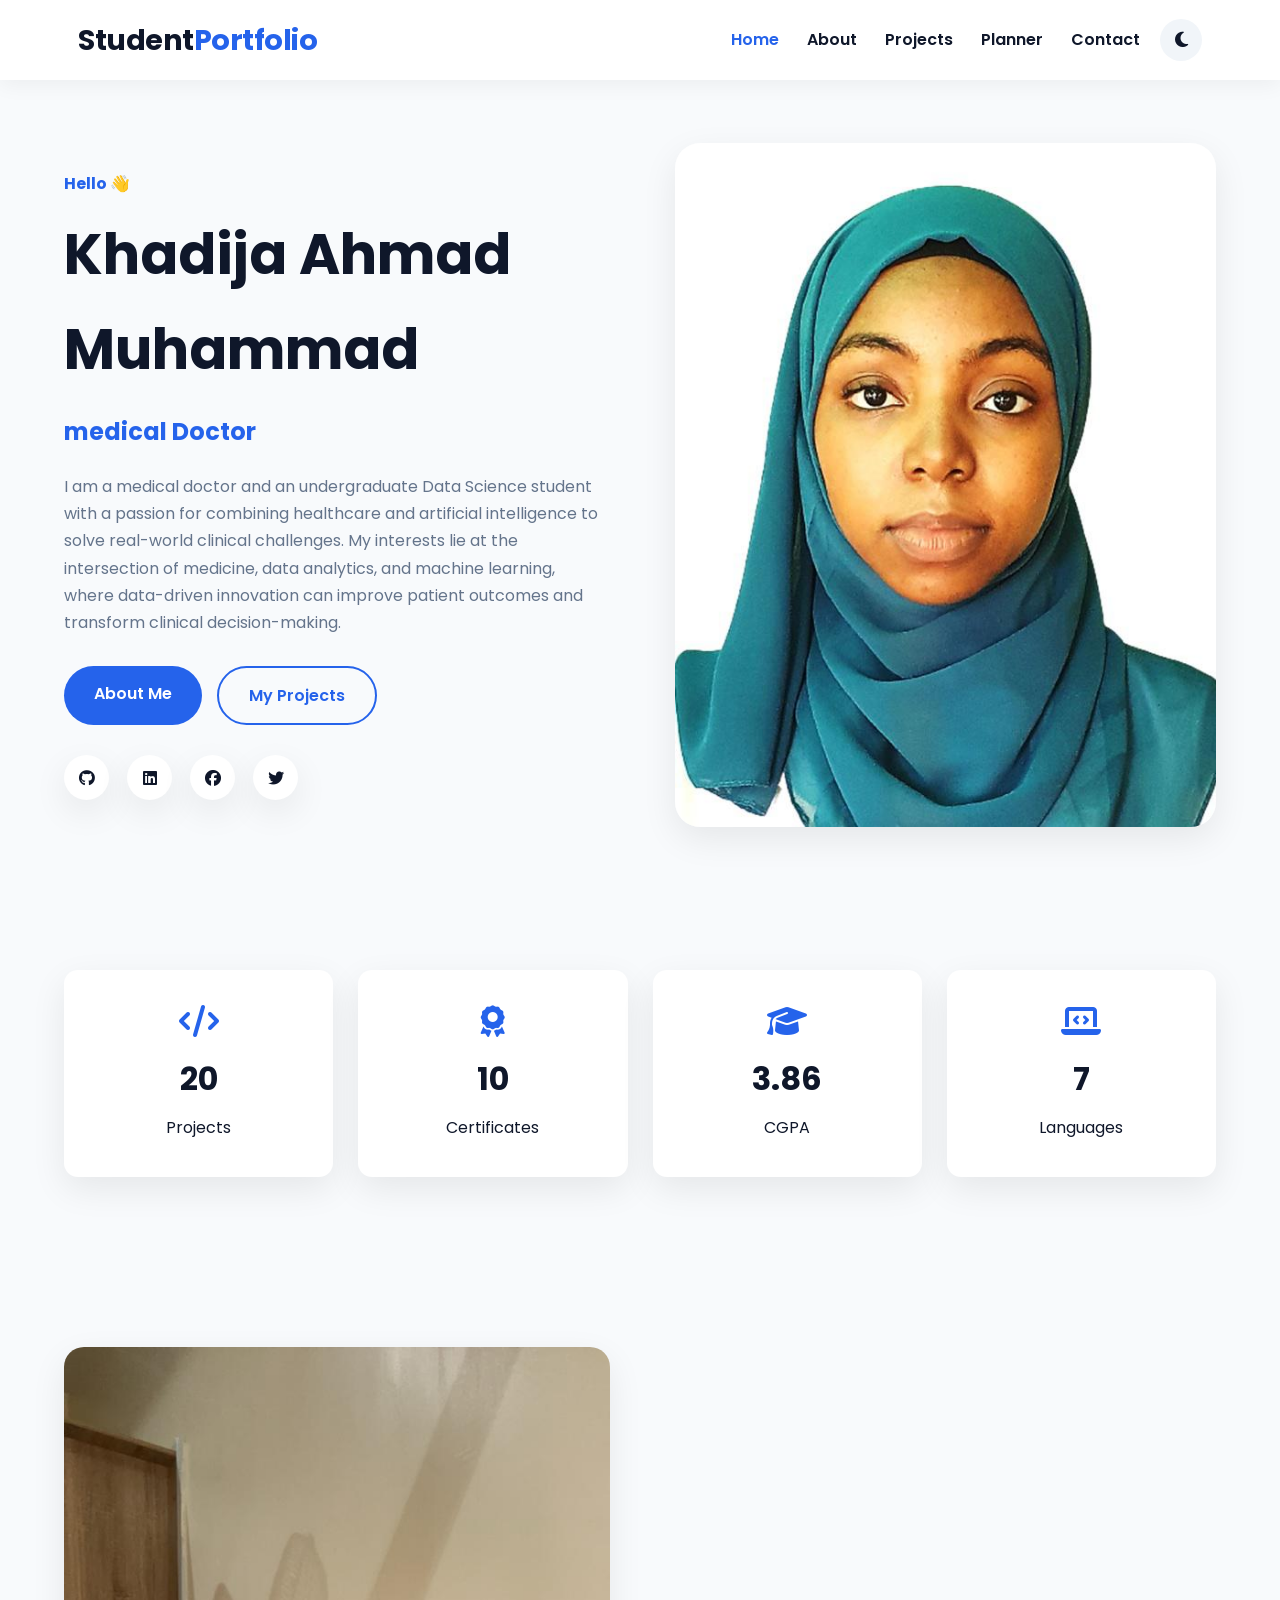
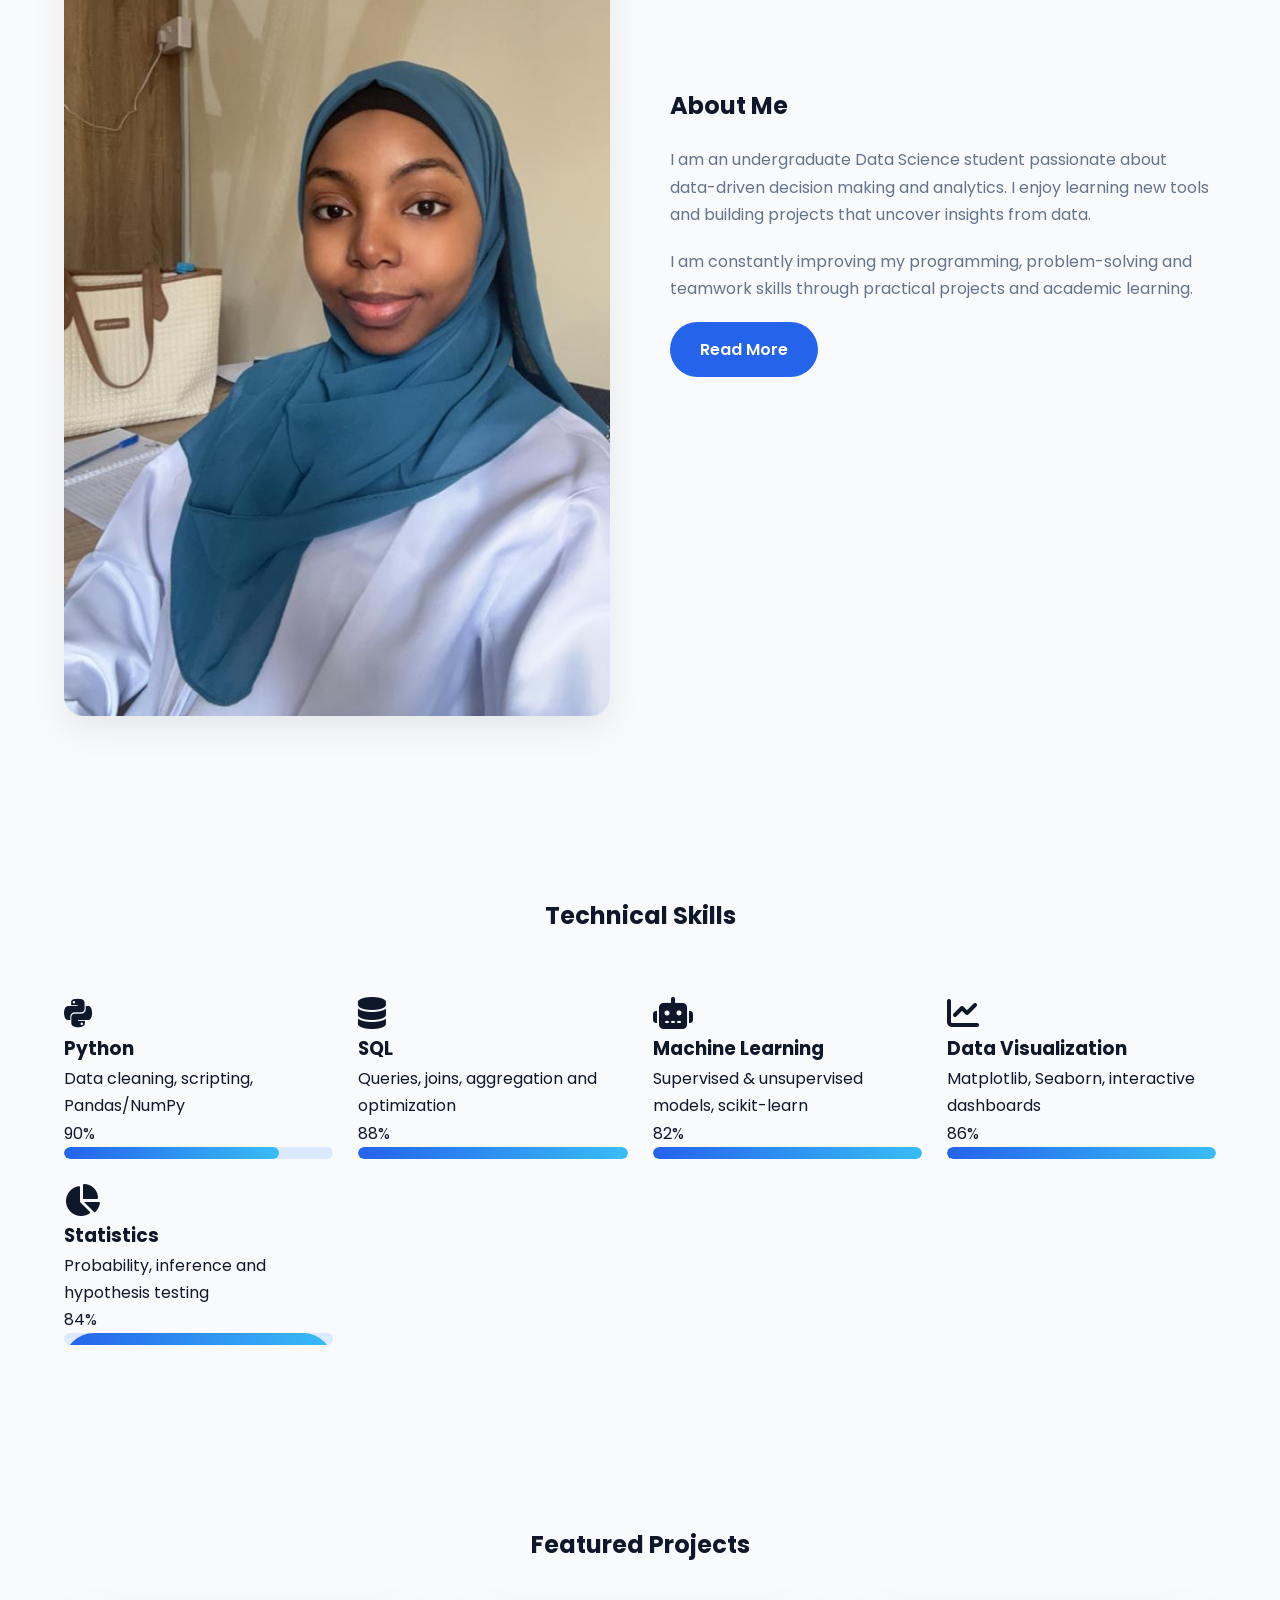
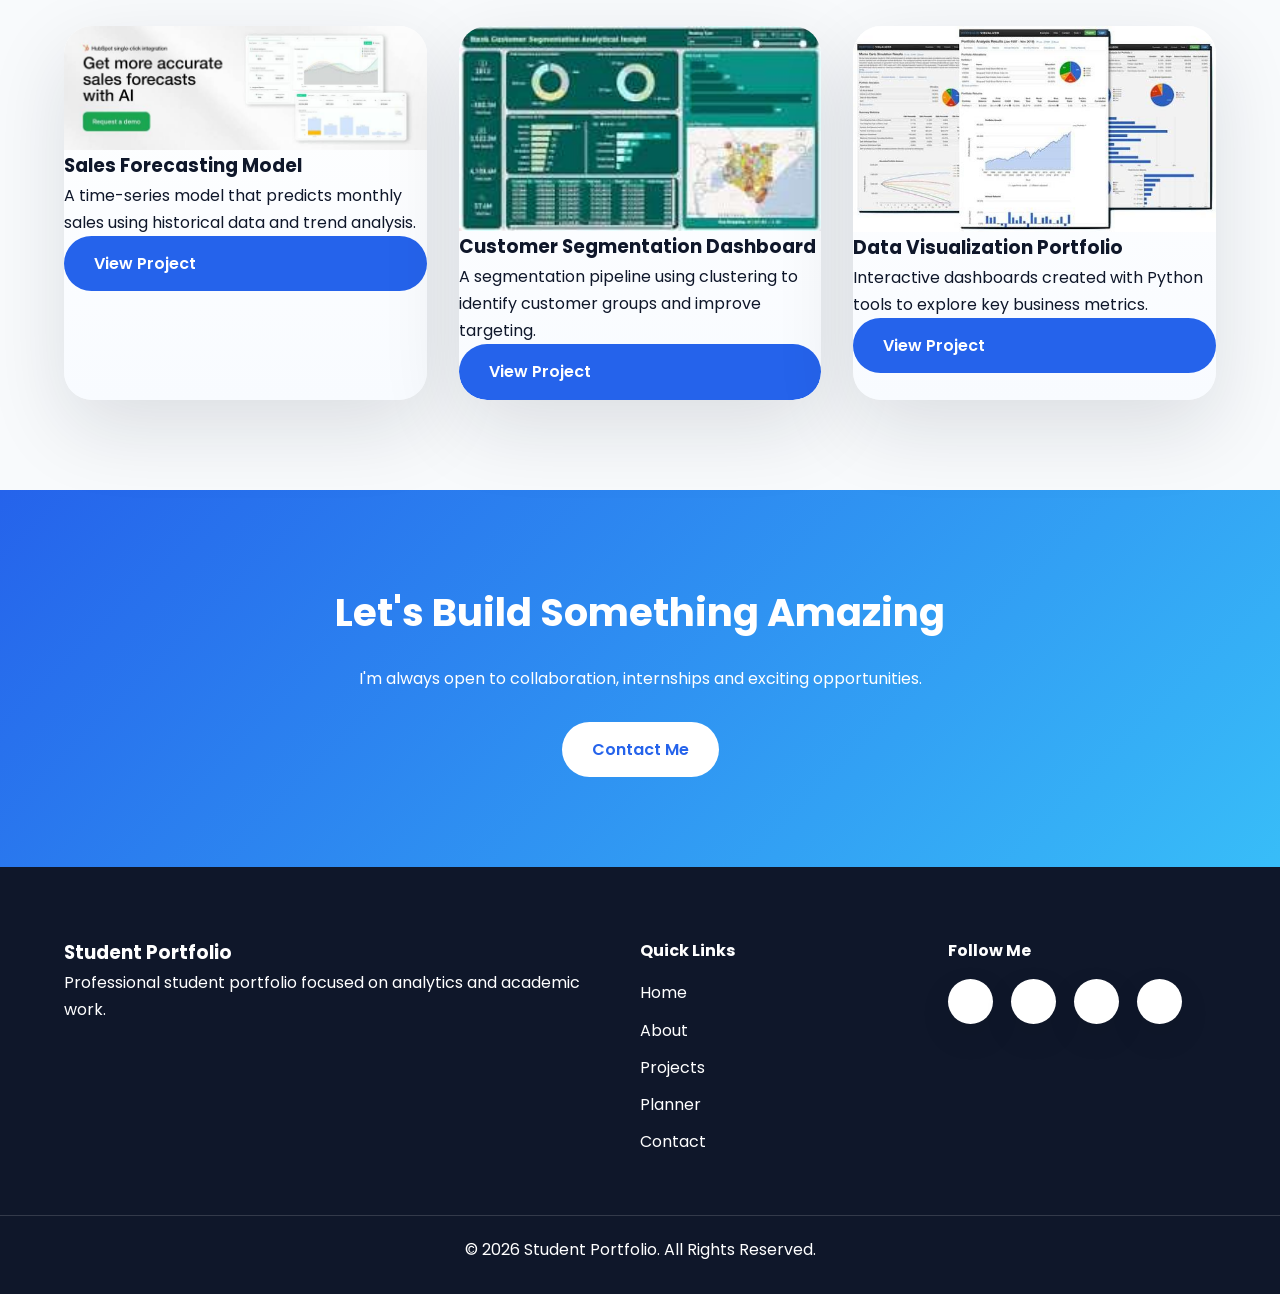
<file: mive/index.html>
<!DOCTYPE html>
<html lang="en">
<head>
    <meta charset="UTF-8">
    <meta name="viewport" content="width=device-width, initial-scale=1.0">
    <title>Student Portfolio | Home</title>

    <meta name="description" content="Professional student portfolio showcasing analytics, machine learning and visualization projects.">

    <!-- Google Font -->
    <link rel="preconnect" href="https://fonts.googleapis.com">
    <link rel="preconnect" href="https://fonts.gstatic.com" crossorigin>

    <link href="https://fonts.googleapis.com/css2?family=Poppins:wght@300;400;500;600;700&display=swap" rel="stylesheet">

    <!-- Font Awesome -->
    <link rel="stylesheet"
    href="https://cdnjs.cloudflare.com/ajax/libs/font-awesome/6.5.2/css/all.min.css">

    <!-- CSS -->
    <link rel="stylesheet" href="assert/css/style.css">
    <link rel="stylesheet" href="assert/css/responsive.css">
</head>

<body>

<!--================ NAVBAR ================-->

<header>

<nav class="navbar container">

<a href="index.html" class="logo">

Student<span>Portfolio</span>

</a>

<ul class="nav-links">

<li><a class="active" href="index.html">Home</a></li>

<li><a href="about.html">About</a></li>

<li><a href="project.html">Projects</a></li>

<li><a href="planner.html">Planner</a></li>

<li><a href="contact.html">Contact</a></li>

</ul>

<div class="nav-buttons">

<button id="themeBtn">

<i class="fas fa-moon"></i>

</button>

<button id="menuBtn">

<i class="fas fa-bars"></i>

</button>

</div>

</nav>

</header>

<!--================ HERO ================-->

<section class="hero">

<div class="container hero-content">

<div class="hero-text">

<h4>Hello 👋</h4>

<h1>

Khadija Ahmad Muhammad

</h1><h2>

<span id="typing"></span>

</h2>

<p>

I am a medical doctor and an undergraduate Data Science student with a passion for combining healthcare and artificial intelligence to solve real-world clinical challenges. My interests lie at the intersection of medicine, data analytics, and machine learning, where data-driven innovation can improve patient outcomes and transform clinical decision-making.
</p>

<div class="hero-buttons">

<a href="about.html" class="btn">

About Me

</a>

<a href="projects.html" class="btn btn-outline">

My Projects

</a>

</div>

<div class="social-icons">

<a href="#"><i class="fab fa-github"></i></a>

<a href="#"><i class="fab fa-linkedin"></i></a>

<a href="#"><i class="fab fa-facebook"></i></a>

<a href="#"><i class="fab fa-twitter"></i></a>

</div>

</div>

<div class="hero-image">

<img src="./assert/img/sara.jpeg" alt="Student">

</div>

</div>

</section>

<!--================ STATS ================-->

<section class="stats">

<div class="container stats-grid">

<div class="card">

<i class="fas fa-code"></i>

<h2 class="counter" data-target="20">0</h2>

<p>Projects</p>

</div>

<div class="card">

<i class="fas fa-award"></i>

<h2 class="counter" data-target="10">0</h2>

<p>Certificates</p>

</div>

<div class="card">

<i class="fas fa-graduation-cap"></i>

<h2>3.86</h2>

<p>CGPA</p>

</div>

<div class="card">

<i class="fas fa-laptop-code"></i>

<h2 class="counter" data-target="7">0</h2>

<p>Languages</p>

</div>

</div>

</section>

<!--================ ABOUT ================-->

<section class="about section">

<div class="container grid-2">

<div>

<img src="assert/img/sara sister 2.jpeg" alt="About">

</div>

<div>

<h2>About Me</h2>

<p>

I am an undergraduate Data Science student
passionate about data-driven decision making and
analytics.

I enjoy learning new tools and building projects
that uncover insights from data.

</p>

<p>

I am constantly improving my programming,
problem-solving and teamwork skills through practical
projects and academic learning.

</p>

<a href="about.html" class="btn">Read More</a>

</div>

</div>

</section>

<!--================ SKILLS ================-->

<section class="skills section">

<div class="container">

<h2 class="section-title">Technical Skills</h2>

<div class="skills-grid">

    <div class="skill-card">
        <div class="skill-meta">
            <i class="fab fa-python fa-2x" aria-hidden="true"></i>
            <div class="skill-info">
                <h3>Python</h3>
                <p class="muted">Data cleaning, scripting, Pandas/NumPy</p>
            </div>
            <span class="skill-value">90%</span>
        </div>
        <div class="progress"><div class="progress-bar python"></div></div>
    </div>

    <div class="skill-card">
        <div class="skill-meta">
            <i class="fas fa-database fa-2x" aria-hidden="true"></i>
            <div class="skill-info">
                <h3>SQL</h3>
                <p class="muted">Queries, joins, aggregation and optimization</p>
            </div>
            <span class="skill-value">88%</span>
        </div>
        <div class="progress"><div class="progress-bar sql"></div></div>
    </div>

    <div class="skill-card">
        <div class="skill-meta">
            <i class="fas fa-robot fa-2x" aria-hidden="true"></i>
            <div class="skill-info">
                <h3>Machine Learning</h3>
                <p class="muted">Supervised & unsupervised models, scikit-learn</p>
            </div>
            <span class="skill-value">82%</span>
        </div>
        <div class="progress"><div class="progress-bar ml"></div></div>
    </div>

    <div class="skill-card">
        <div class="skill-meta">
            <i class="fas fa-chart-line fa-2x" aria-hidden="true"></i>
            <div class="skill-info">
                <h3>Data Visualization</h3>
                <p class="muted">Matplotlib, Seaborn, interactive dashboards</p>
            </div>
            <span class="skill-value">86%</span>
        </div>
        <div class="progress"><div class="progress-bar viz"></div></div>
    </div>

    <div class="skill-card">
        <div class="skill-meta">
            <i class="fas fa-chart-pie fa-2x" aria-hidden="true"></i>
            <div class="skill-info">
                <h3>Statistics</h3>
                <p class="muted">Probability, inference and hypothesis testing</p>
            </div>
            <span class="skill-value">84%</span>
        </div>
        <div class="progress"><div class="progress-bar stats"></div></div>
    </div>

</div>

</div>

</section>

<!--================ FEATURED PROJECTS ================-->

<section class="projects section">

<div class="container">

<h2 class="section-title">Featured Projects</h2>

<div class="project-grid">

<div class="project-card">

<img src="./assert/img/forecasting.jpg" alt="">

<h3>Sales Forecasting Model</h3>

<p>

A time-series model that predicts monthly sales
using historical data and trend analysis.

</p>

<a href="project.html" class="btn">

View Project

</a>

</div>

<div class="project-card">

<img src="./assert/img/segmentation.jpg" alt="">

<h3>Customer Segmentation Dashboard</h3>

<p>

A segmentation pipeline using clustering to identify
customer groups and improve targeting.

</p>

<a href="project.html" class="btn">

View Project

</a>

</div>

<div class="project-card">

<img src="assert/img/visualization.jpg" alt="">

<h3>Data Visualization Portfolio</h3>

<p>

Interactive dashboards created with Python tools
to explore key business metrics.

</p>

<a href="project.html" class="btn">

View Project

</a>

</div>

</div>

</div>

</section>

<!--================ CTA ================-->

<section class="cta">

<div class="container">

<h2>Let's Build Something Amazing</h2>

<p>

I'm always open to collaboration,
internships and exciting opportunities.

</p>

<a href="contact.html" class="btn">

Contact Me

</a>

</div>

</section>

<!--================ FOOTER ================-->

<footer>

<div class="container footer-grid">

<div>

<h3>Student Portfolio</h3>

            <p>

Professional student portfolio focused on analytics and academic work.

</p>

</div>

<div>

<h4>Quick Links</h4>

<ul>

<li><a href="index.html">Home</a></li>

<li><a href="about.html">About</a></li>

<li><a href="project.html">Projects</a></li>

<li><a href="planner.html">Planner</a></li>

<li><a href="contact.html">Contact</a></li>

</ul>

</div>

<div>

<h4>Follow Me</h4>

<div class="social-icons">

<a href="#"><i class="fab fa-github"></i></a>

<a href="#"><i class="fab fa-linkedin"></i></a>

<a href="#"><i class="fab fa-facebook"></i></a>

<a href="#"><i class="fab fa-instagram"></i></a>

</div>

</div>

</div>

<div class="copyright">

<p>

© <span id="year"></span> Student Portfolio.
All Rights Reserved.

</p>

</div>

</footer>

<button id="topBtn">

<i class="fas fa-arrow-up"></i>

</button>

<script src="assert/js/main.js"></script>

</body>
</html>
</file>
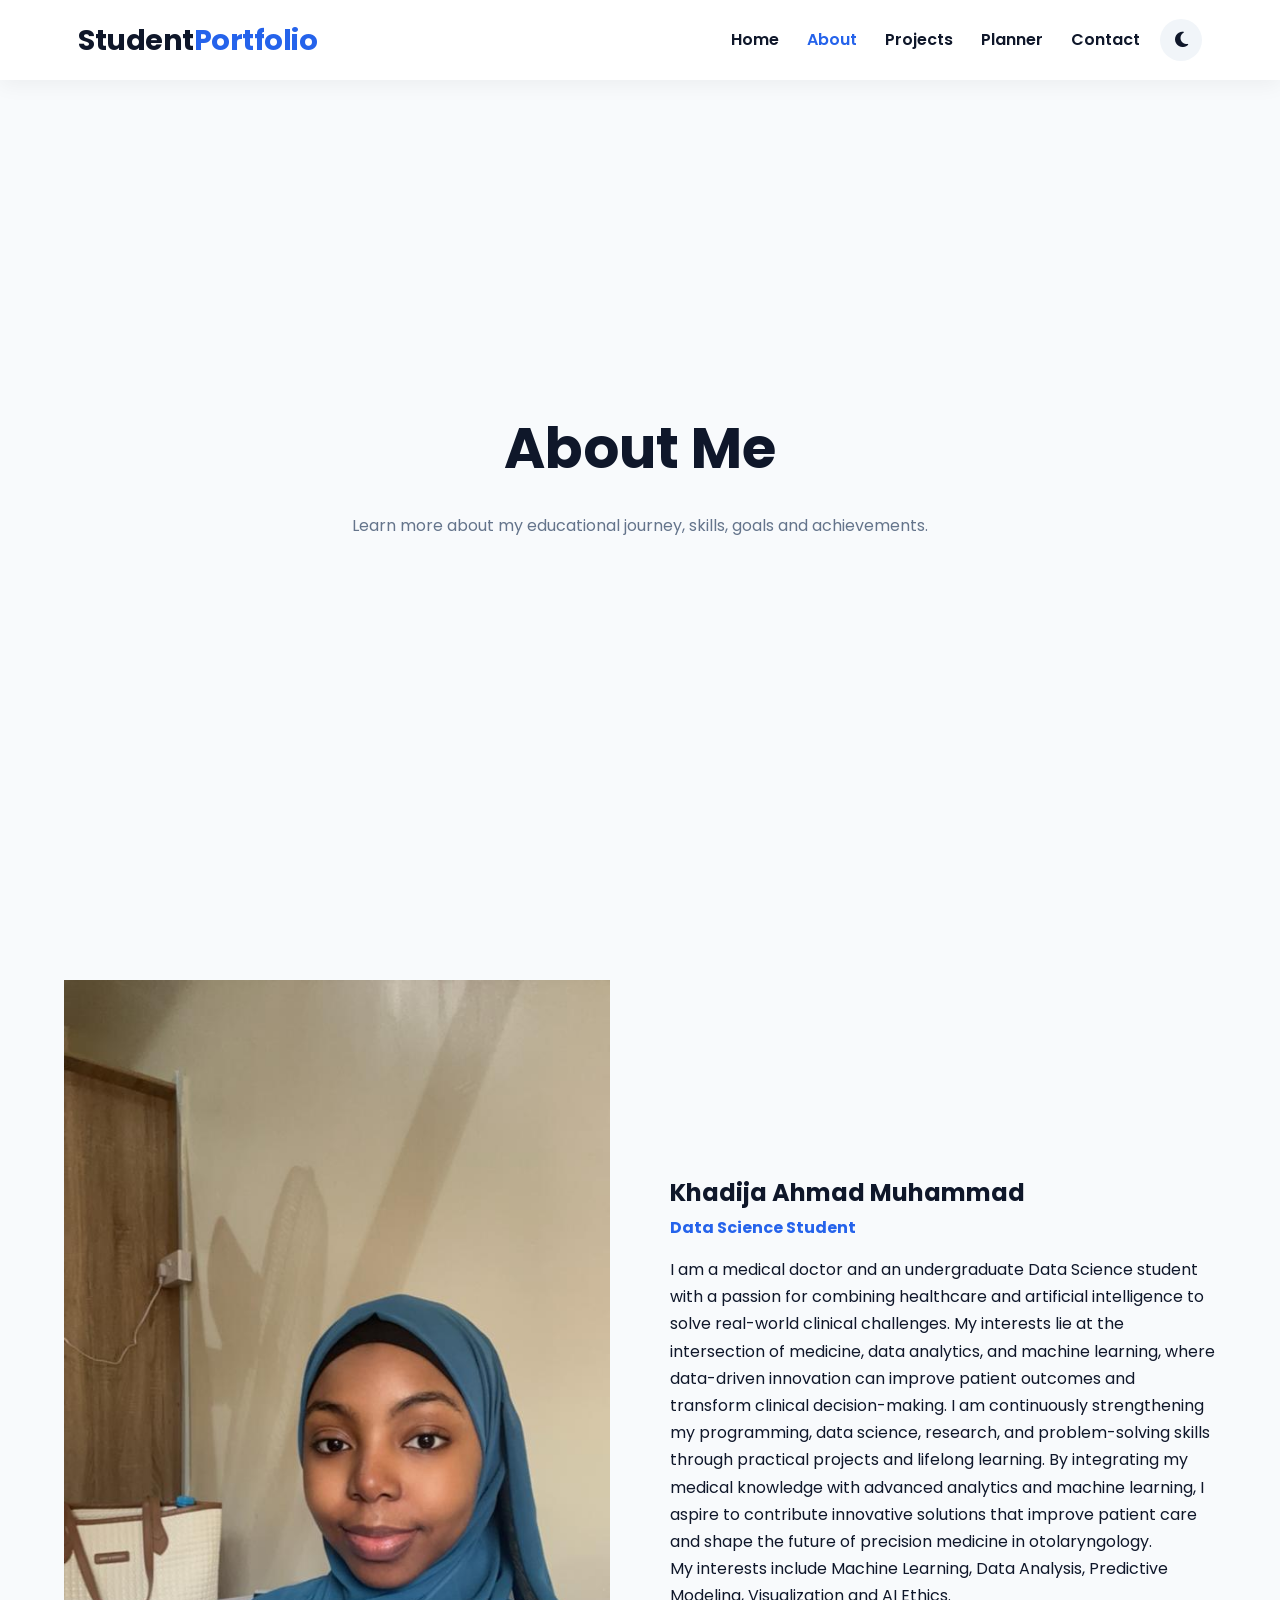
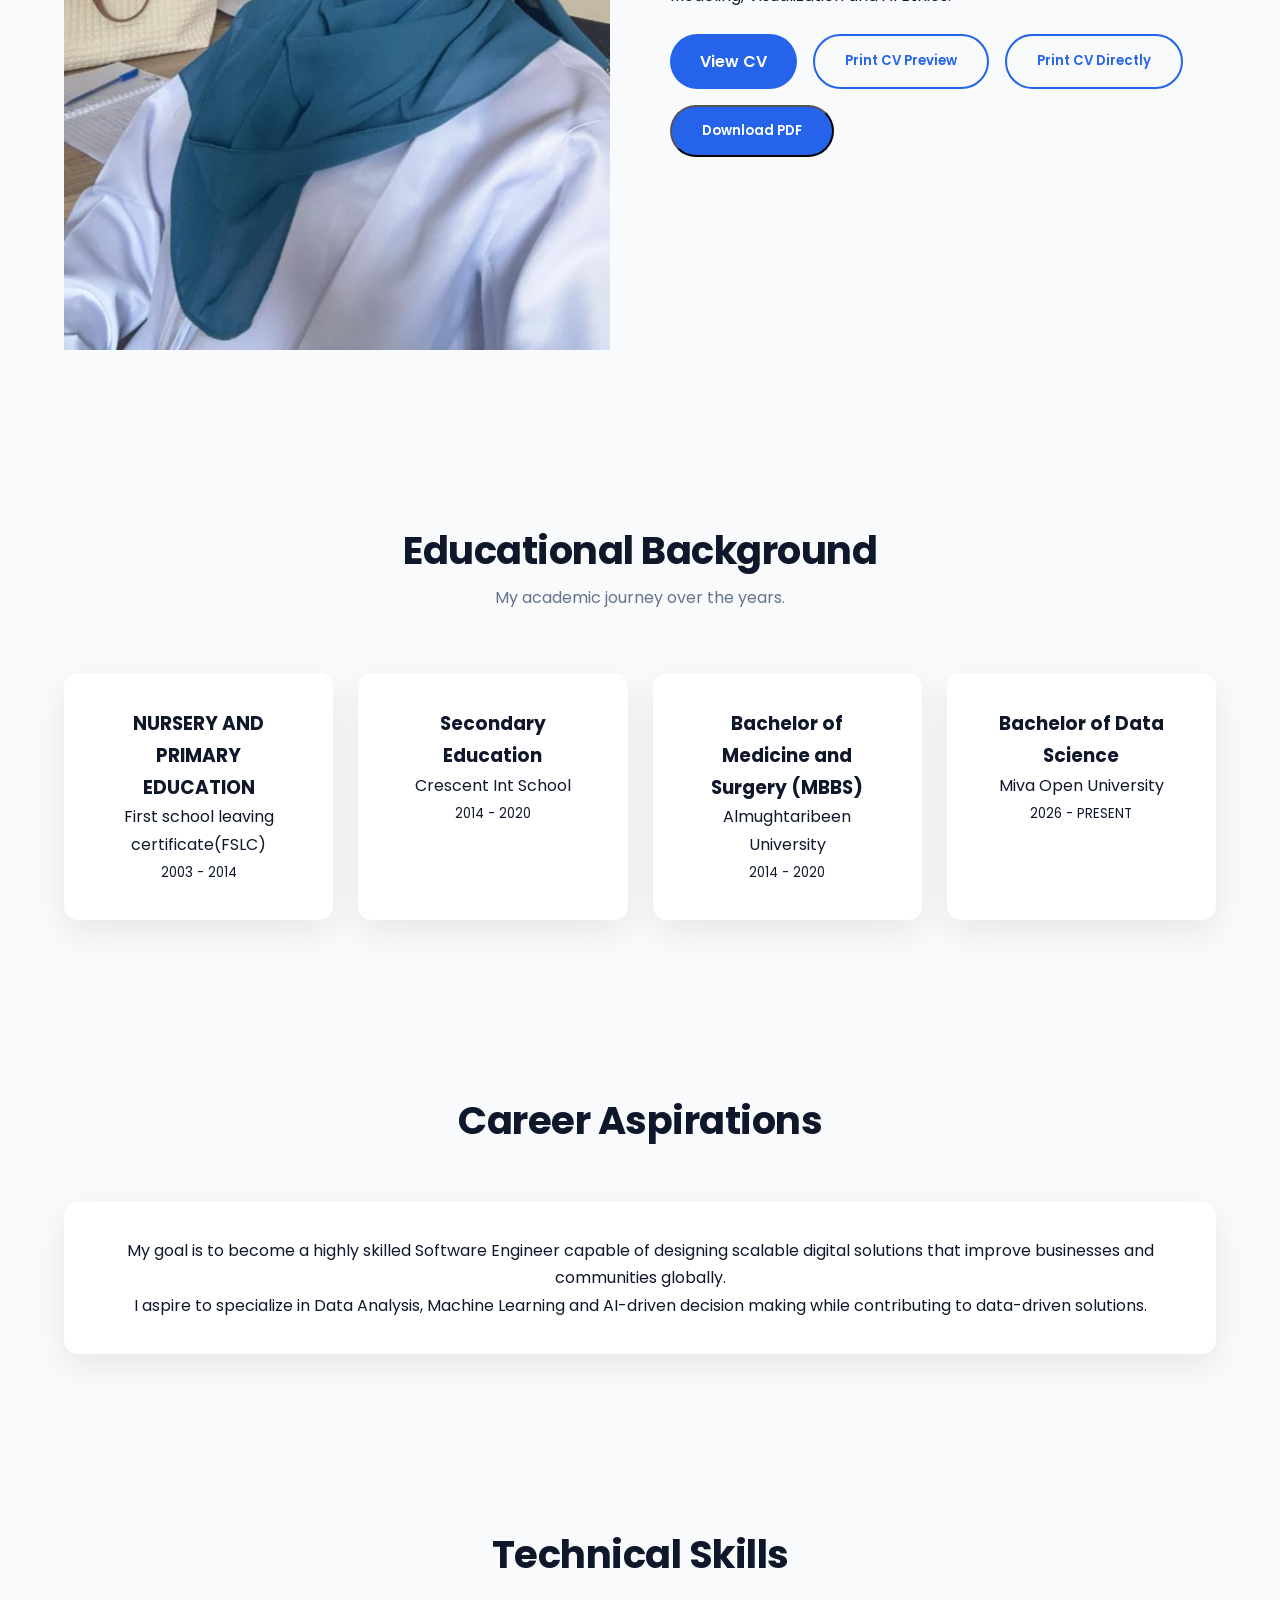
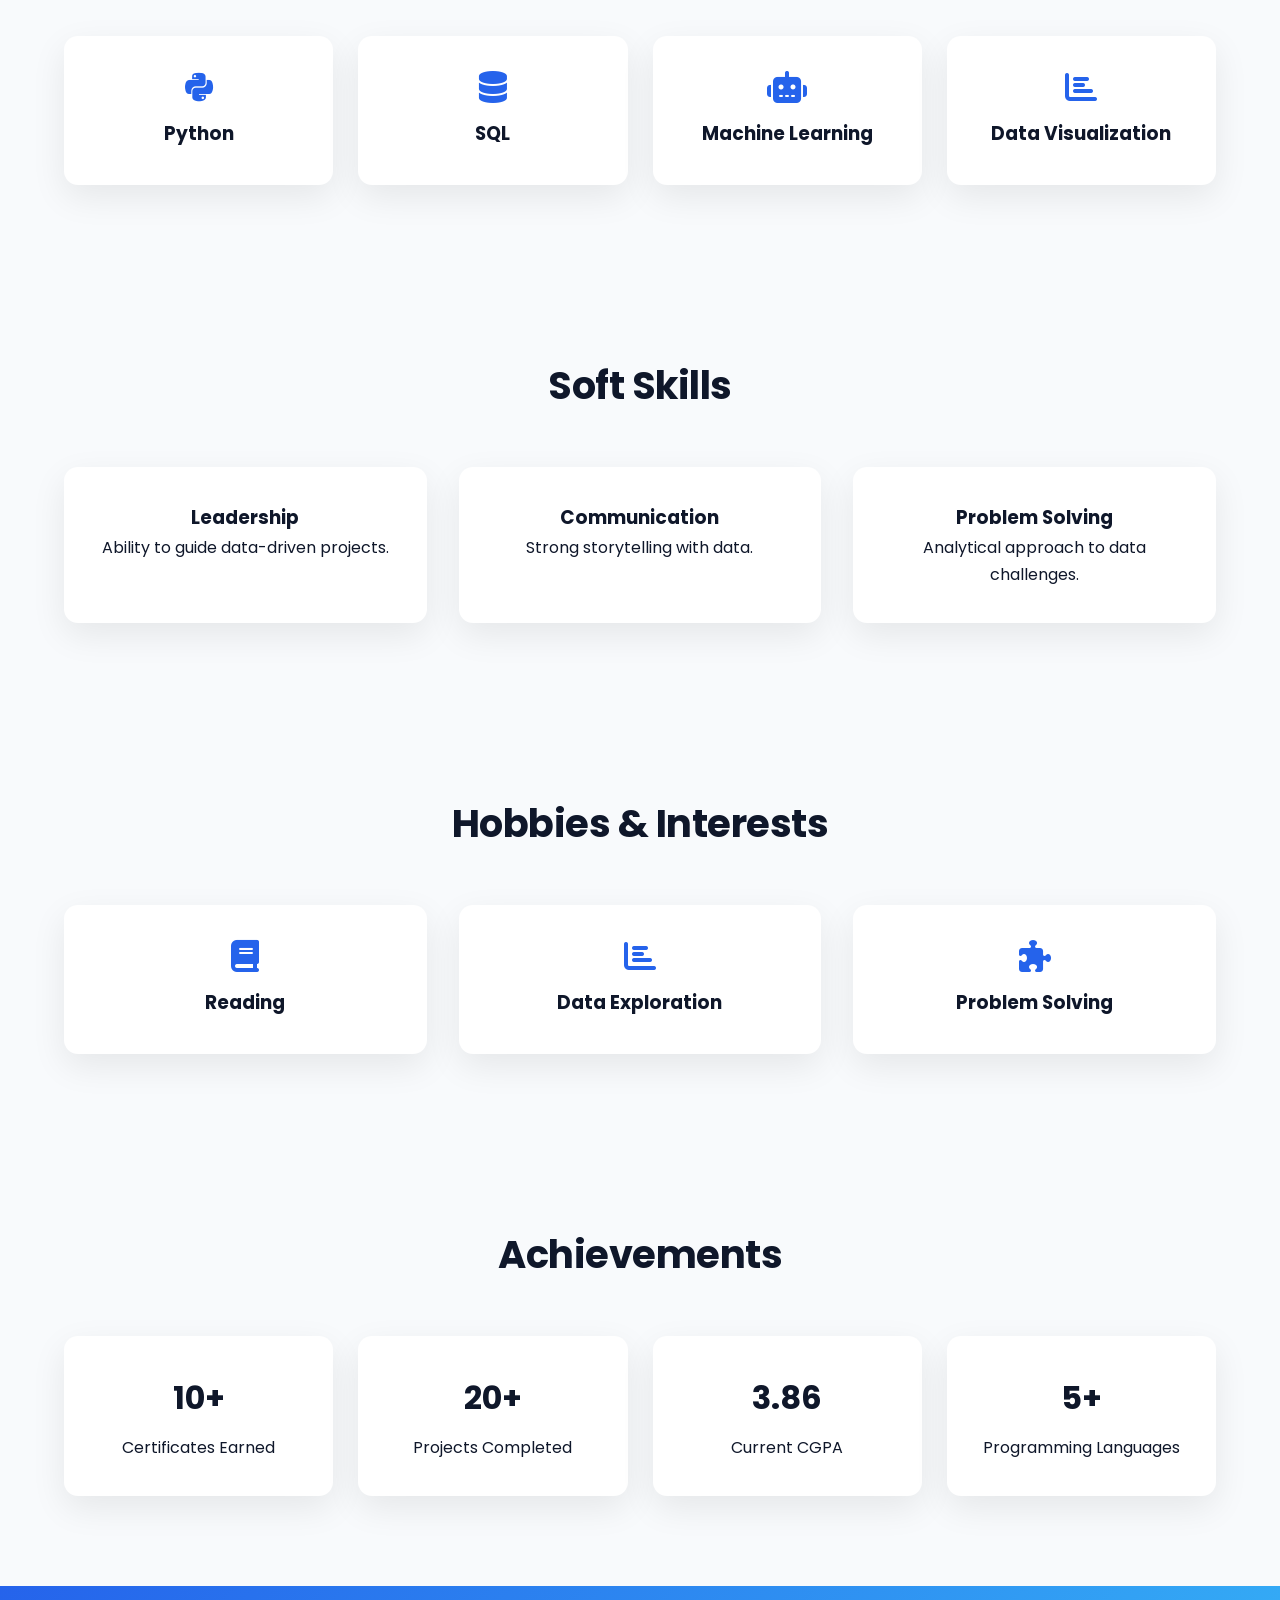
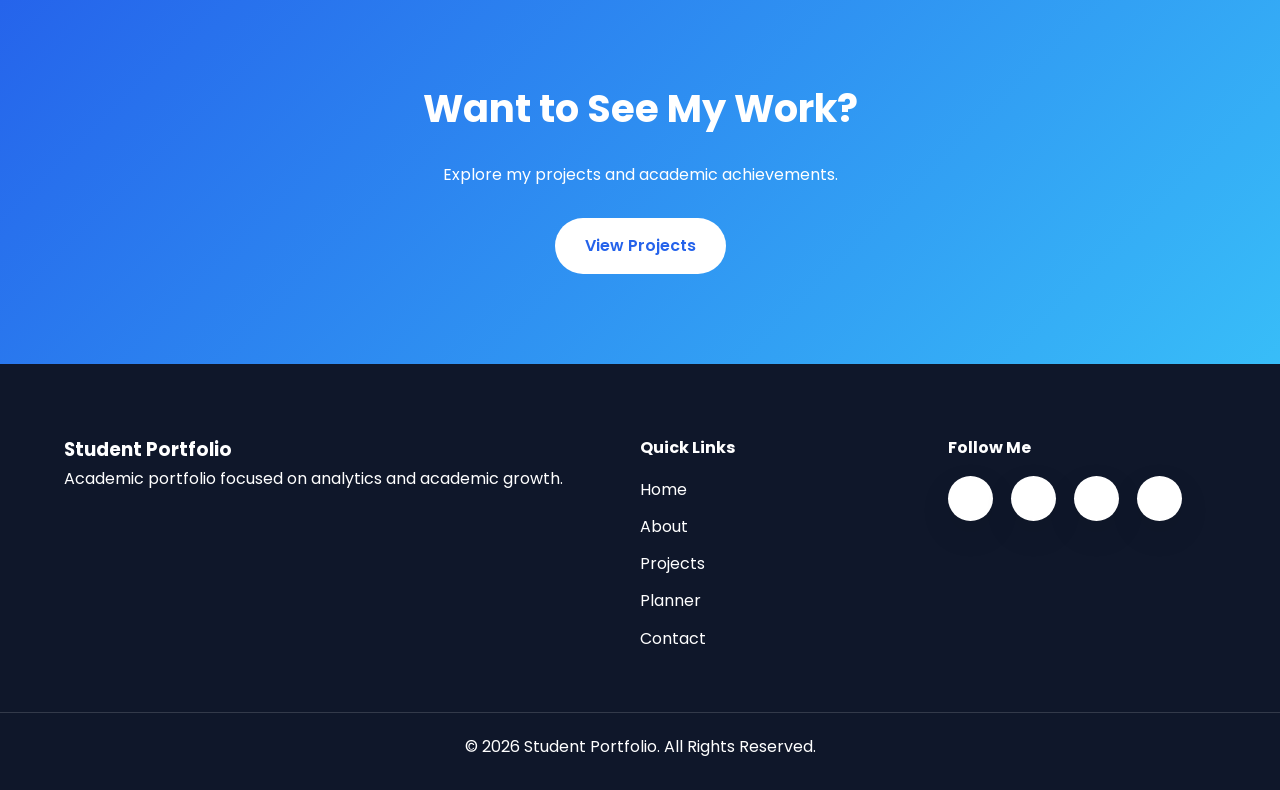
<file: mive/about.html>
<!DOCTYPE html>
<html lang="en">

<head>
    <meta charset="UTF-8">
    <meta name="viewport" content="width=device-width, initial-scale=1.0">

    <title>About Me | Student Portfolio</title>

    <meta name="description"
        content="Learn more about my academic background, skills, career goals and achievements.">

    <!-- Google Font -->
    <link rel="preconnect" href="https://fonts.googleapis.com">
    <link rel="preconnect" href="https://fonts.gstatic.com" crossorigin>

    <link href="https://fonts.googleapis.com/css2?family=Poppins:wght@300;400;500;600;700;800&display=swap"
        rel="stylesheet">

    <!-- Font Awesome -->
    <link rel="stylesheet"
        href="https://cdnjs.cloudflare.com/ajax/libs/font-awesome/6.5.2/css/all.min.css">

    <!-- CSS -->
    <link rel="stylesheet" href="assert/css/style.css">
    <link rel="stylesheet" href="assert/css/responsive.css">
</head>

<body>

    <!-- ================= NAVBAR ================= -->

    <header>

        <nav class="navbar container">

            <a href="index.html" class="logo">
                Student<span>Portfolio</span>
            </a>

            <ul class="nav-links">

                <li><a href="index.html">Home</a></li>

                <li><a class="active" href="about.html">About</a></li>

                <li><a href="project.html">Projects</a></li>

                <li><a href="planner.html">Planner</a></li>

                <li><a href="contact.html">Contact</a></li>

            </ul>

            <div class="nav-buttons">

                <button id="themeBtn">
                    <i class="fas fa-moon"></i>
                </button>

                <button id="menuBtn">
                    <i class="fas fa-bars"></i>
                </button>

            </div>

        </nav>

    </header>

    <!-- ================= PAGE HEADER ================= -->

    <section class="hero">

        <div class="container">

            <div style="text-align:center">

                <h1>About Me</h1>

                <p>
                    Learn more about my educational journey,
                    skills, goals and achievements.
                </p>

            </div>

        </div>

    </section>

    <!-- ================= PROFILE ================= -->

    <section class="section">

        <div class="container grid-2">

            <div>

                <img src="assert/img/sara sister 2.jpeg"
                    alt="Student Profile">

            </div>

            <div>

                <h2>Khadija Ahmad Muhammad</h2>

                <h4 style="color:var(--primary); margin-bottom:15px;">
                    Data Science Student
                </h4>

                <p>

                    I am a medical doctor and an undergraduate Data Science student with a passion for combining healthcare and artificial intelligence to solve real-world clinical challenges. My interests lie at the intersection of medicine, data analytics, and machine learning, where data-driven innovation can improve patient outcomes and transform clinical decision-making.
I am continuously strengthening my programming, data science, research, and problem-solving skills through practical projects and lifelong learning. By integrating my medical knowledge with advanced analytics and machine learning, I aspire to contribute innovative solutions that improve patient care and shape the future of precision medicine in otolaryngology.

                </p>

                <p>

                    My interests include Machine Learning,
                    Data Analysis,
                    Predictive Modeling,
                    Visualization and AI Ethics.

                </p>

                <div class="button-group">
                    <a href="assert/doc/Resume%20updated.pdf" target="_blank" rel="noopener noreferrer" class="btn">
                        View CV
                    </a>
                    <button type="button" class="btn btn-outline" id="printPreviewBtn">
                        Print CV Preview
                    </button>
                    <button type="button" class="btn btn-outline" id="printDirectBtn">
                        Print CV Directly
                    </button>
                    <button type="button" class="btn" id="downloadPdfBtn">
                        Download PDF
                    </button>
                    
                </div>

            </div>

        </div>

    </section>

    <!-- ================= EDUCATION ================= -->

    <section class="section">

        <div class="container">

            <div class="section-title">

                <h2>Educational Background</h2>

                <p>
                    My academic journey over the years.
                </p>

            </div>

            <div class="stats-grid">

                <div class="card">

                    <h3>
                        NURSERY AND PRIMARY EDUCATION
                    </h3>

                    <p>
                        First school leaving certificate(FSLC)

                    </p>

                    <small>
                        2003 - 2014
                    </small>

                </div>

                <div class="card">

                    <h3>
                        Secondary Education
                    </h3>

                    <p>
                        Crescent Int School
                    </p>

                    <small>
                        2014 - 2020
                    </small>

                </div>

                <div class="card">

                    <h3>
                        Bachelor of Medicine and Surgery (MBBS)
                    </h3>

                    <p>
                       Almughtaribeen University 
                    </p>

                    <small>
                        2014 - 2020
                    </small>

                </div>

                <div class="card">

                    <h3>
                        Bachelor of Data Science 
                    </h3>

                    <p>
                      Miva Open University 
                    </p>

                    <small>
                        2026 - PRESENT 
                    </small>

                </div>

            </div>


        </div>

    </section>

    <!-- ================= CAREER ASPIRATION ================= -->

    <section class="section">

        <div class="container">

            <div class="section-title">

                <h2>Career Aspirations</h2>

            </div>

            <div class="card">

                <p>

                    My goal is to become a highly skilled
                    Software Engineer capable of designing
                    scalable digital solutions that improve
                    businesses and communities globally.

                </p>

                <p>

                    I aspire to specialize in Data Analysis,
                    Machine Learning and AI-driven decision making
                    while contributing to data-driven solutions.

                </p>

            </div>

        </div>

    </section>

    <!-- ================= TECHNICAL SKILLS ================= -->

    <section class="section">

        <div class="container">

            <div class="section-title">

                <h2>Technical Skills</h2>

            </div>

            <div class="skills-grid">

                <div class="card">
                    <i class="fab fa-python"></i>
                    <h3>Python</h3>
                </div>

                <div class="card">
                    <i class="fas fa-database"></i>
                    <h3>SQL</h3>
                </div>

                <div class="card">
                    <i class="fas fa-robot"></i>
                    <h3>Machine Learning</h3>
                </div>

                <div class="card">
                    <i class="fas fa-chart-bar"></i>
                    <h3>Data Visualization</h3>
                </div>

            </div>

        </div>

    </section>

    <!-- ================= SOFT SKILLS ================= -->

    <section class="section">

        <div class="container">

            <div class="section-title">

                <h2>Soft Skills</h2>

            </div>

            <div class="project-grid">

                <div class="card">

                    <h3>Leadership</h3>

                    <p>
                        Ability to guide data-driven projects.
                    </p>

                </div>

                <div class="card">

                    <h3>Communication</h3>

                    <p>
                        Strong storytelling with data.
                    </p>

                </div>

                <div class="card">

                    <h3>Problem Solving</h3>

                    <p>
                        Analytical approach to data challenges.
                    </p>

                </div>

            </div>

        </div>

    </section>

    <!-- ================= HOBBIES ================= -->

    <section class="section">

        <div class="container">

            <div class="section-title">

                <h2>Hobbies & Interests</h2>

            </div>

            <div class="project-grid">

                <div class="card">

                    <i class="fas fa-book"></i>

                    <h3>Reading</h3>

                </div>

                <div class="card">

                    <i class="fas fa-chart-bar"></i>

                    <h3>Data Exploration</h3>

                </div>

                <div class="card">

                    <i class="fas fa-puzzle-piece"></i>

                    <h3>Problem Solving</h3>

                </div>

            </div>

        </div>

    </section>

    <!-- ================= ACHIEVEMENTS ================= -->

    <section class="section">

        <div class="container">

            <div class="section-title">

                <h2>Achievements</h2>

            </div>

            <div class="stats-grid">

                <div class="card">

                    <h2>10+</h2>

                    <p>
                        Certificates Earned
                    </p>

                </div>

                <div class="card">

                    <h2>20+</h2>

                    <p>
                        Projects Completed
                    </p>

                </div>

                <div class="card">

                    <h2>3.86</h2>

                    <p>
                        Current CGPA
                    </p>

                </div>

                <div class="card">

                    <h2>5+</h2>

                    <p>
                        Programming Languages
                    </p>

                </div>

            </div>

        </div>

    </section>

    <!-- ================= CTA ================= -->

    <section class="cta">

        <div class="container">

            <h2>
                Want to See My Work?
            </h2>

            <p>
                Explore my projects and academic achievements.
            </p>

            <a href="projects.html" class="btn">

                View Projects

            </a>

        </div>

    </section>

    <!-- ================= FOOTER ================= -->

    <footer>

        <div class="container footer-grid">

            <div>

<h3>Student Portfolio</h3>

            <p>
                    Academic portfolio focused on analytics and academic growth.
                </p>

            </div>

            <div>

                <h4>Quick Links</h4>

                <ul>

<li><a href="index.html">Home</a></li>

                    <li><a href="about.html">About</a></li>

                    <li><a href="projects.html">Projects</a></li>

                    <li><a href="planner.html">Planner</a></li>

                    <li><a href="contact.html">Contact</a></li>

                </ul>

            </div>

            <div>

                <h4>Follow Me</h4>

                <div class="social-icons">

                    <a href="#"><i class="fab fa-github"></i></a>

                    <a href="#"><i class="fab fa-linkedin"></i></a>

                    <a href="#"><i class="fab fa-facebook"></i></a>

                    <a href="#"><i class="fab fa-instagram"></i></a>

                </div>

            </div>

        </div>

        <div class="copyright">

            <p>
                © <span id="year"></span> Student Portfolio.
                All Rights Reserved.
            </p>

        </div>

    </footer>

    <button id="topBtn">

        <i class="fas fa-arrow-up"></i>

    </button>

    <script src="assert/js/main.js"></script>

</body>

</html>
</file>
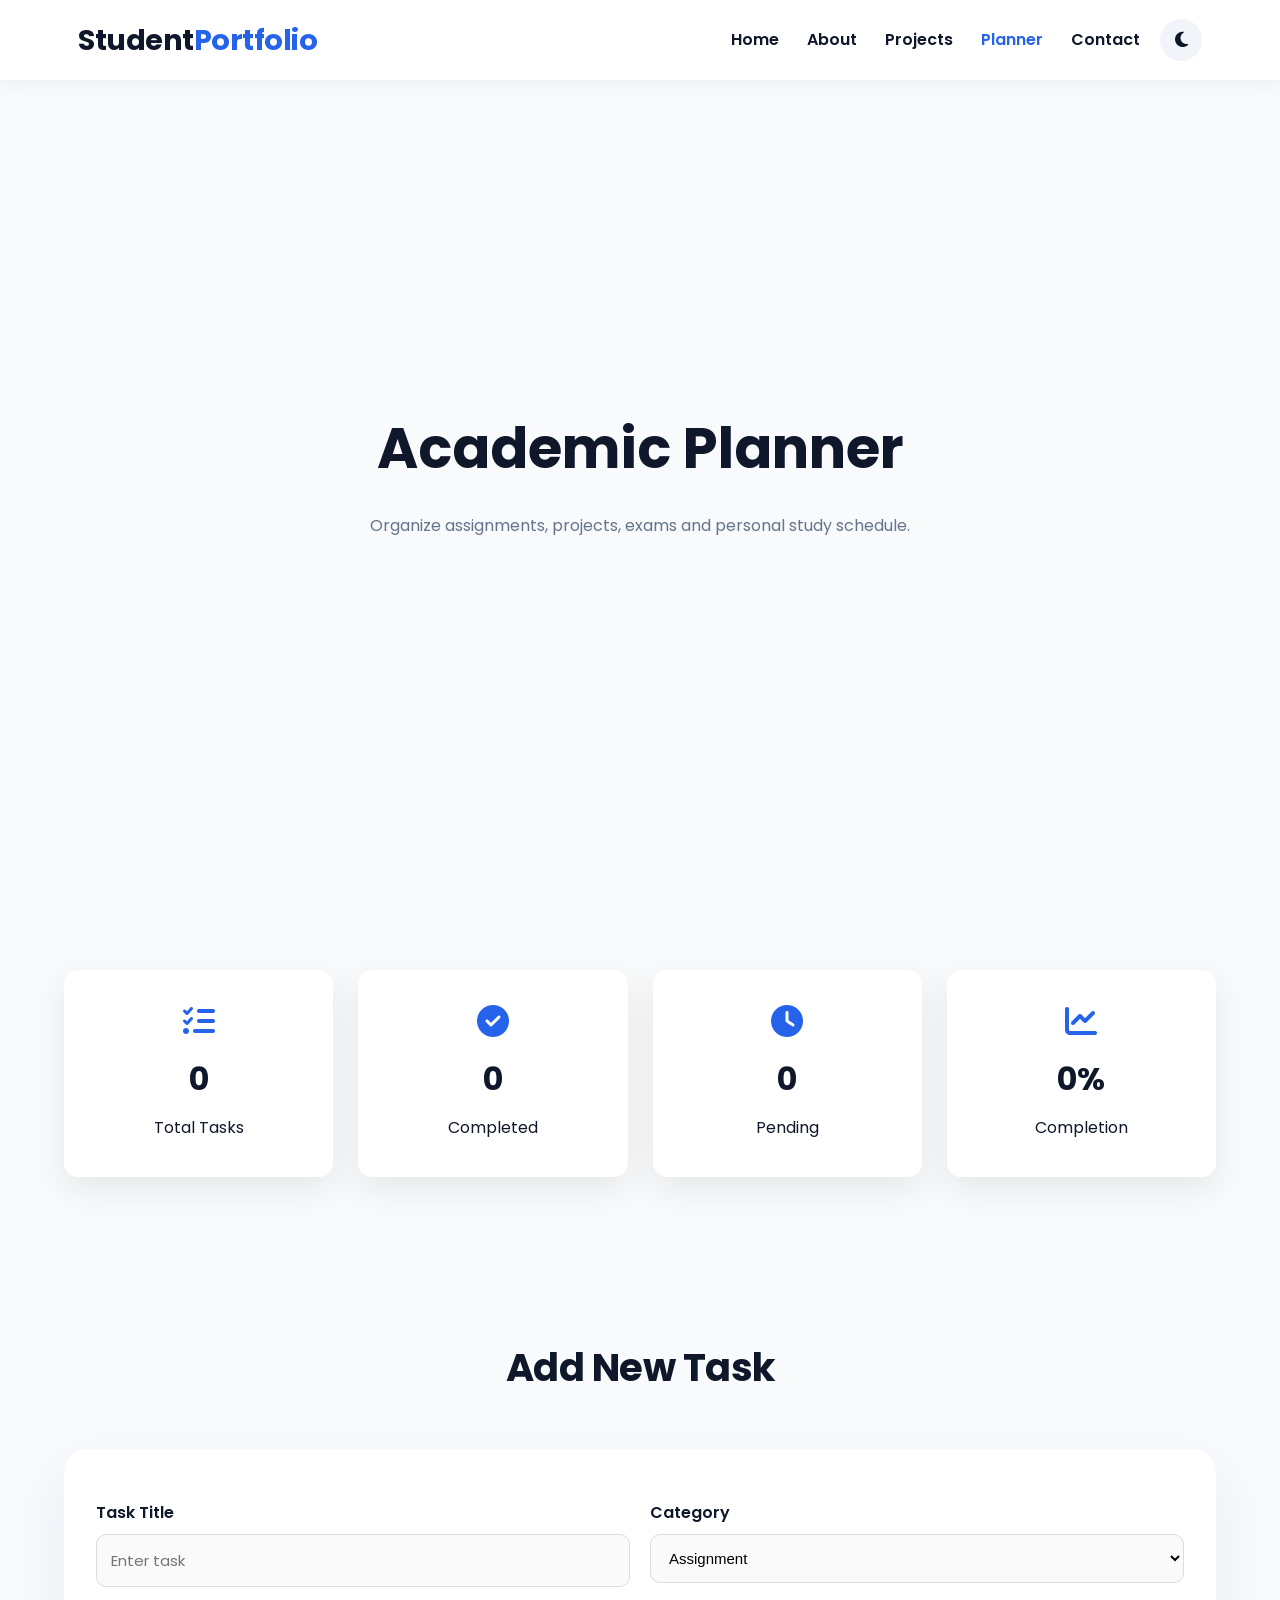
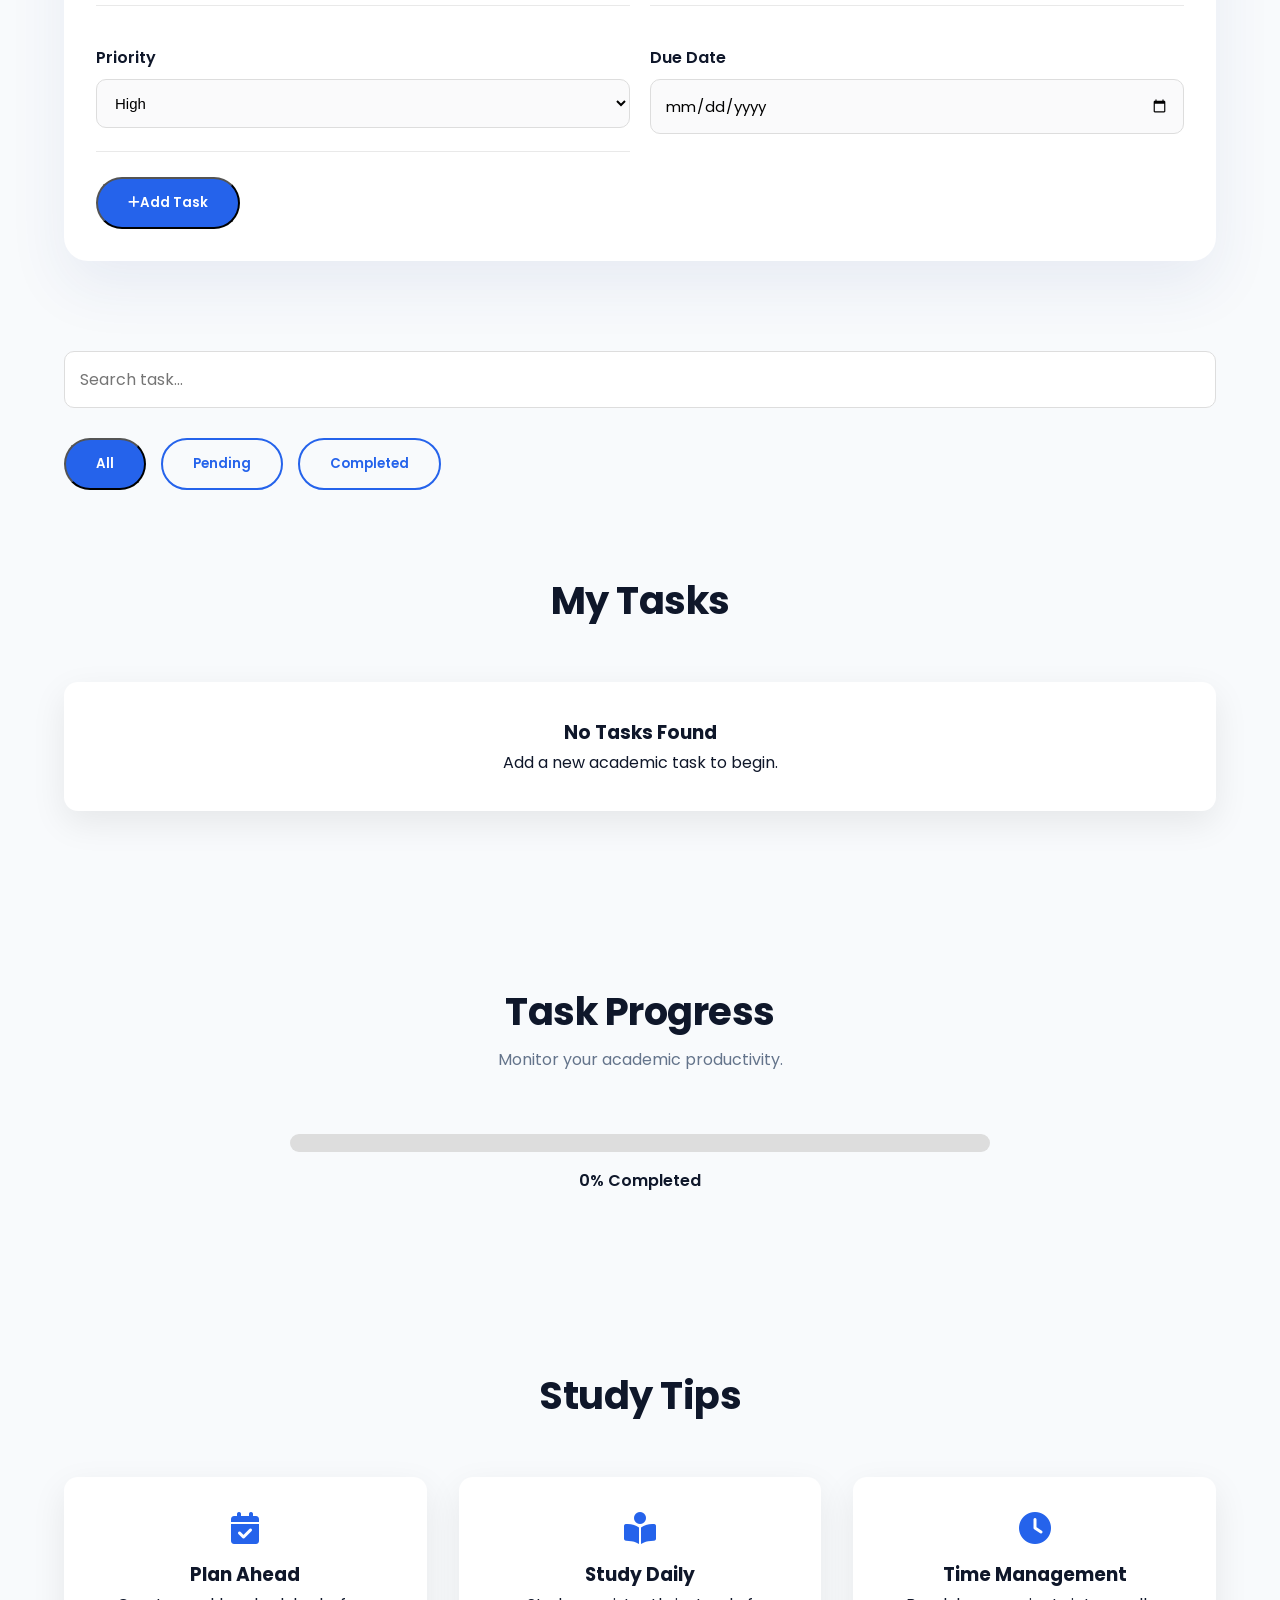
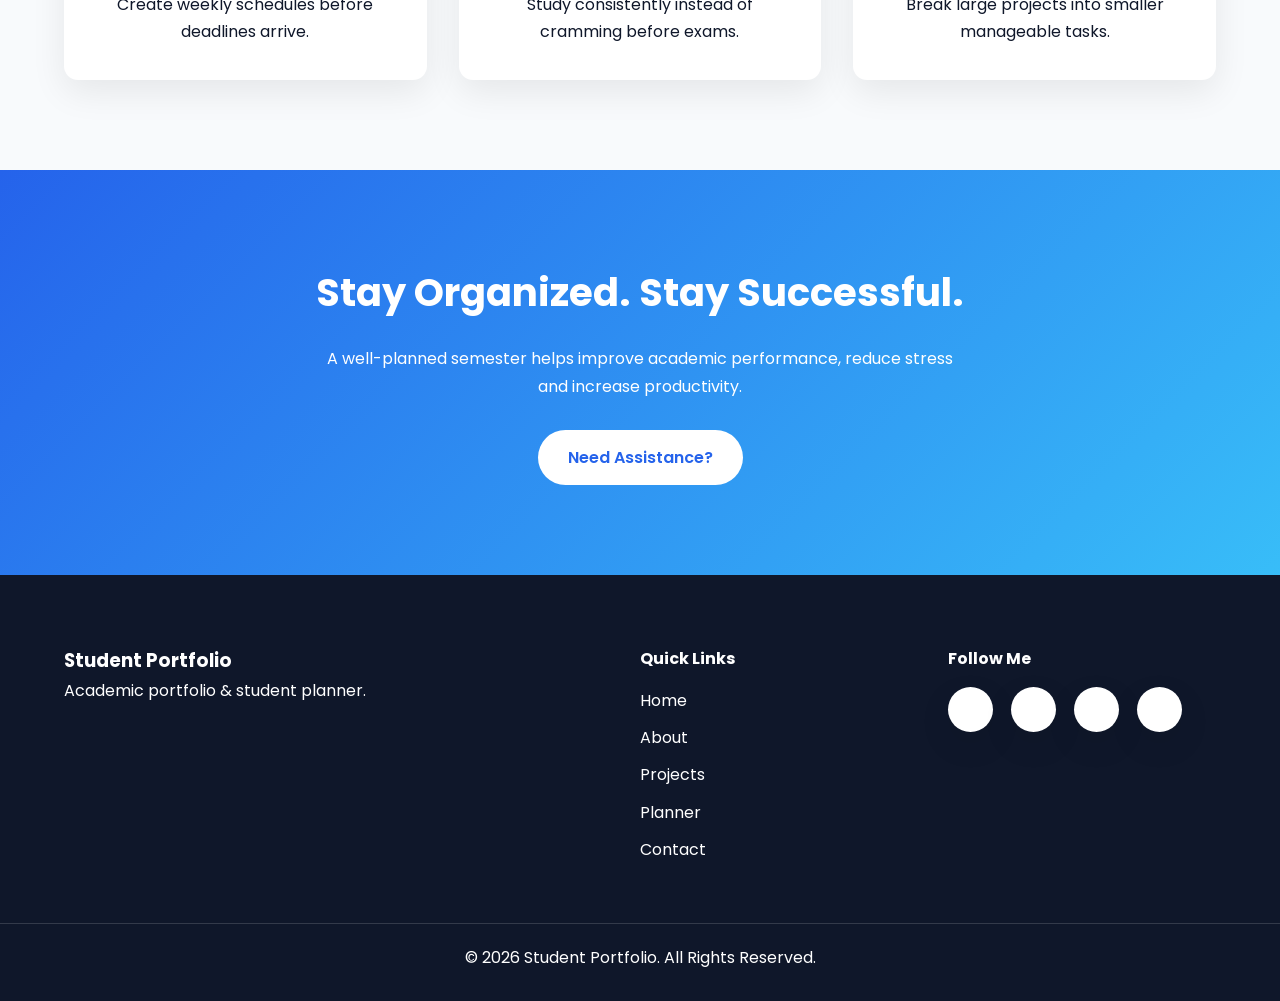
<file: mive/planner.html>
<!DOCTYPE html>
<html lang="en">

<head>

<meta charset="UTF-8">

<meta name="viewport"
content="width=device-width, initial-scale=1.0">

<title>Academic Planner | Student Portfolio</title>

<link rel="preconnect"
href="https://fonts.googleapis.com">

<link rel="preconnect"
href="https://fonts.gstatic.com"
crossorigin>

<link href="https://fonts.googleapis.com/css2?family=Poppins:wght@300;400;500;600;700;800&display=swap"
rel="stylesheet">

<link rel="stylesheet"
href="https://cdnjs.cloudflare.com/ajax/libs/font-awesome/6.5.2/css/all.min.css">

<link rel="stylesheet"
href="assert/css/style.css">

<link rel="stylesheet"
href="assert/css/responsive.css">

</head>

<body>

<header>

<nav class="navbar container">

<a href="index.html"
class="logo">

Student<span>Portfolio</span>

</a>

<ul class="nav-links">

<li><a href="index.html">Home</a></li>

<li><a href="about.html">About</a></li>

<li><a href="projects.html">Projects</a></li>

<li><a class="active"
href="planner.html">Planner</a></li>

<li><a href="contact.html">Contact</a></li>

</ul>

<div class="nav-buttons">

<button id="themeBtn">

<i class="fas fa-moon"></i>

</button>

<button id="menuBtn">

<i class="fas fa-bars"></i>

</button>

</div>

</nav>

</header>

<!-- HERO -->

<section class="hero">

<div class="container">

<div style="text-align:center;">

<h1>

Academic Planner

</h1>

<p>

Organize assignments,
projects,
exams and personal study schedule.

</p>

</div>

</div>

</section>

<!-- DASHBOARD -->

<section class="stats">

<div class="container stats-grid">

<div class="card">

<i class="fas fa-list-check"></i>

<h2 id="totalTasks">

0

</h2>

<p>Total Tasks</p>

</div>

<div class="card">

<i class="fas fa-circle-check"></i>

<h2 id="completedTasks">0</h2>

<p>Completed</p>

</div>

<div class="card">

<i class="fas fa-clock"></i>

<h2 id="pendingTasks">0</h2>

<p>Pending</p>

</div>

<div class="card">

<i class="fas fa-chart-line"></i>

<h2 id="completionRate">0%</h2>

<p>Completion</p>

</div>

</div>

</section>

<!-- ADD TASK -->

<section class="section">

<div class="container">

<div class="section-title">

<h2>Add New Task</h2>

</div>

<div class="form-card">

<form id="taskForm">

<div class="planner-grid">

<div>

<label>Task Title</label>

<input
type="text"
id="taskTitle"
placeholder="Enter task">

</div>

<div><label>Category</label>

<select id="taskCategory">

<option>Assignment</option>

<option>Project</option>

<option>Exam</option>

<option>Personal</option>

</select>
</div>

<div><label>Priority</label>

<select id="taskPriority">

<option>High</option>

<option>Medium</option>

<option>Low</option>

</select></div>

<div><label>Due Date</label>

<input
type="date"
id="taskDate">

</div>

</div>

<div
style="margin-top:25px;">

<button
type="submit"
class="btn">
<i class="fas fa-plus"></i>Add Task</button>

</div>

</form>

</div>

</section>

<!-- SEARCH -->

<section>

<div class="container">

<input
type="text"
id="searchTask"
placeholder="Search task...">

</div>

</section>

<!-- FILTER -->

<section
style="margin-top:30px;">

<div class="container">

<div
style="display:flex;
gap:15px;
flex-wrap:wrap;">

<button
class="btn filter-btn"
data-filter="all">All</button>

<button
class="btn btn-outline filter-btn"
data-filter="pending">Pending</button>

<button
class="btn btn-outline filter-btn"
data-filter="completed">Completed</button>

</div>

</div>

</section>

<!-- TASK LIST -->

<section class="section">

<div class="container">

<div class="section-title">

<h2>My Tasks</h2>

</div>

<div id="taskList">

<!-- JavaScript -->

</div>

</div>

</section>
<!-- ================= PROGRESS ================= -->

<section class="section">

    <div class="container">

        <div class="section-title">

            <h2>Task Progress</h2>

            <p>Monitor your academic productivity.</p>

        </div>

        <div class="progress-container">

            <div class="progress-bar-bg">

                <div id="plannerProgress" class="planner-progress"></div>

            </div>

            <p id="progressText">90% Completed</p>

        </div>

    </div>

</section>

<!-- ================= STUDY TIPS ================= -->

<section class="section">

    <div class="container">

        <div class="section-title">

            <h2>Study Tips</h2>

        </div>

        <div class="project-grid">

            <div class="card">

                <i class="fas fa-calendar-check"></i>

                <h3>Plan Ahead</h3>

                <p>Create weekly schedules before deadlines arrive.</p>

            </div>

            <div class="card">

                <i class="fas fa-book-reader"></i>

                <h3>Study Daily</h3>

                <p>Study consistently instead of cramming before exams.</p>

            </div>

            <div class="card">

                <i class="fas fa-clock"></i>

                <h3>Time Management</h3>

                <p>Break large projects into smaller manageable tasks.</p>

            </div>

        </div>

    </div>

</section>

<!-- ================= SUMMARY ================= -->

<section class="cta">

    <div class="container">

        <h2>Stay Organized. Stay Successful.</h2>

        <p>

            A well-planned semester helps improve academic performance,
            reduce stress and increase productivity.

        </p>

        <a href="contact.html" class="btn">

            Need Assistance?

        </a>

    </div>

</section>

<!-- ================= FOOTER ================= -->

<footer>

    <div class="container footer-grid">

        <div>

            <h3>Student Portfolio</h3>

            <p>

                Academic portfolio & student planner.

            </p>

        </div>

        <div>

            <h4>Quick Links</h4>

            <ul>

                <li><a href="index.html">Home</a></li>

                <li><a href="about.html">About</a></li>

                <li><a href="project.html">Projects</a></li>

                <li><a href="planner.html">Planner</a></li>

                <li><a href="contact.html">Contact</a></li>

            </ul>

        </div>

        <div>

            <h4>Follow Me</h4>

            <div class="social-icons">

                <a href="#"><i class="fab fa-github"></i></a>

                <a href="#"><i class="fab fa-linkedin"></i></a>

                <a href="#"><i class="fab fa-facebook"></i></a>

                <a href="#"><i class="fab fa-instagram"></i></a>

            </div>

        </div>

    </div>

    <div class="copyright">

        <p>

            © <span id="year"></span>
            Student Portfolio.
            All Rights Reserved.

        </p>

    </div>

</footer>

<button id="topBtn">

    <i class="fas fa-arrow-up"></i>

</button>

<script src="assert/js/main.js"></script>

<script src="assert/js/planner.js"></script>

</body>
</html>
</file>
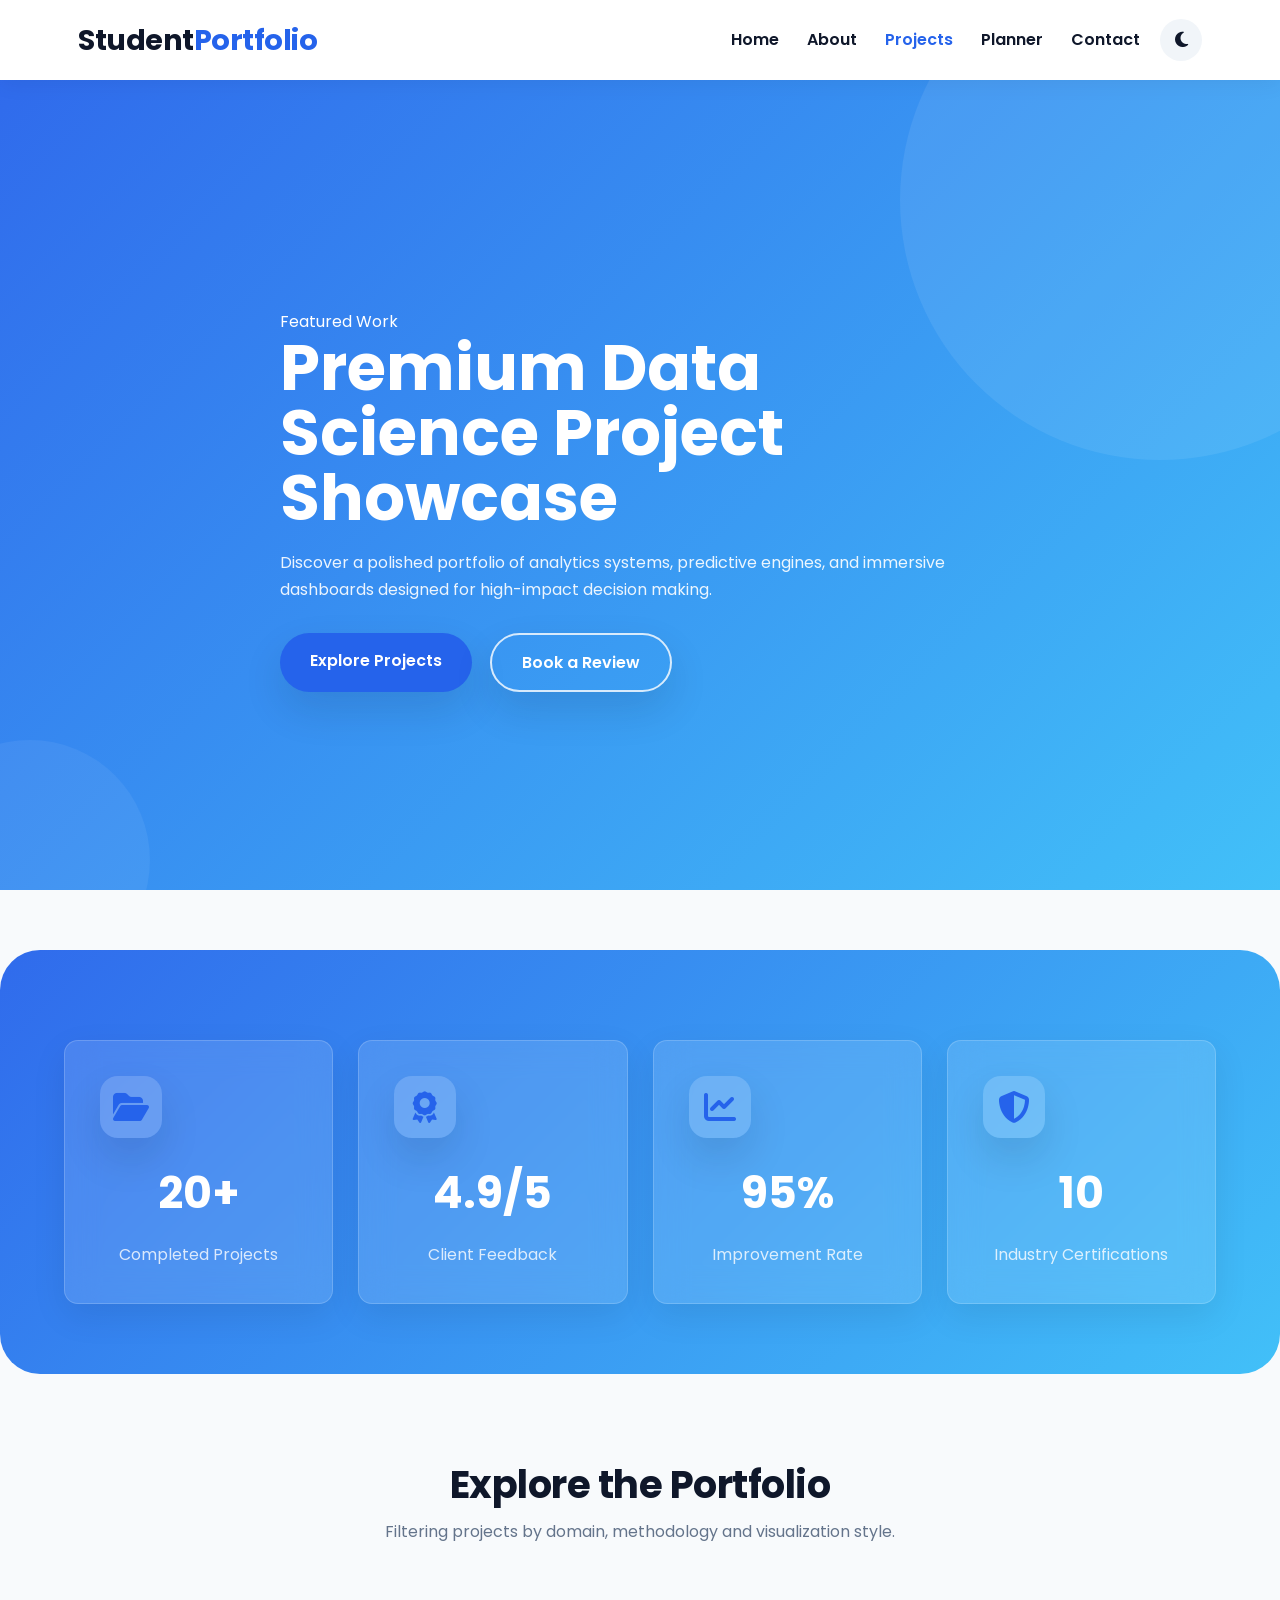
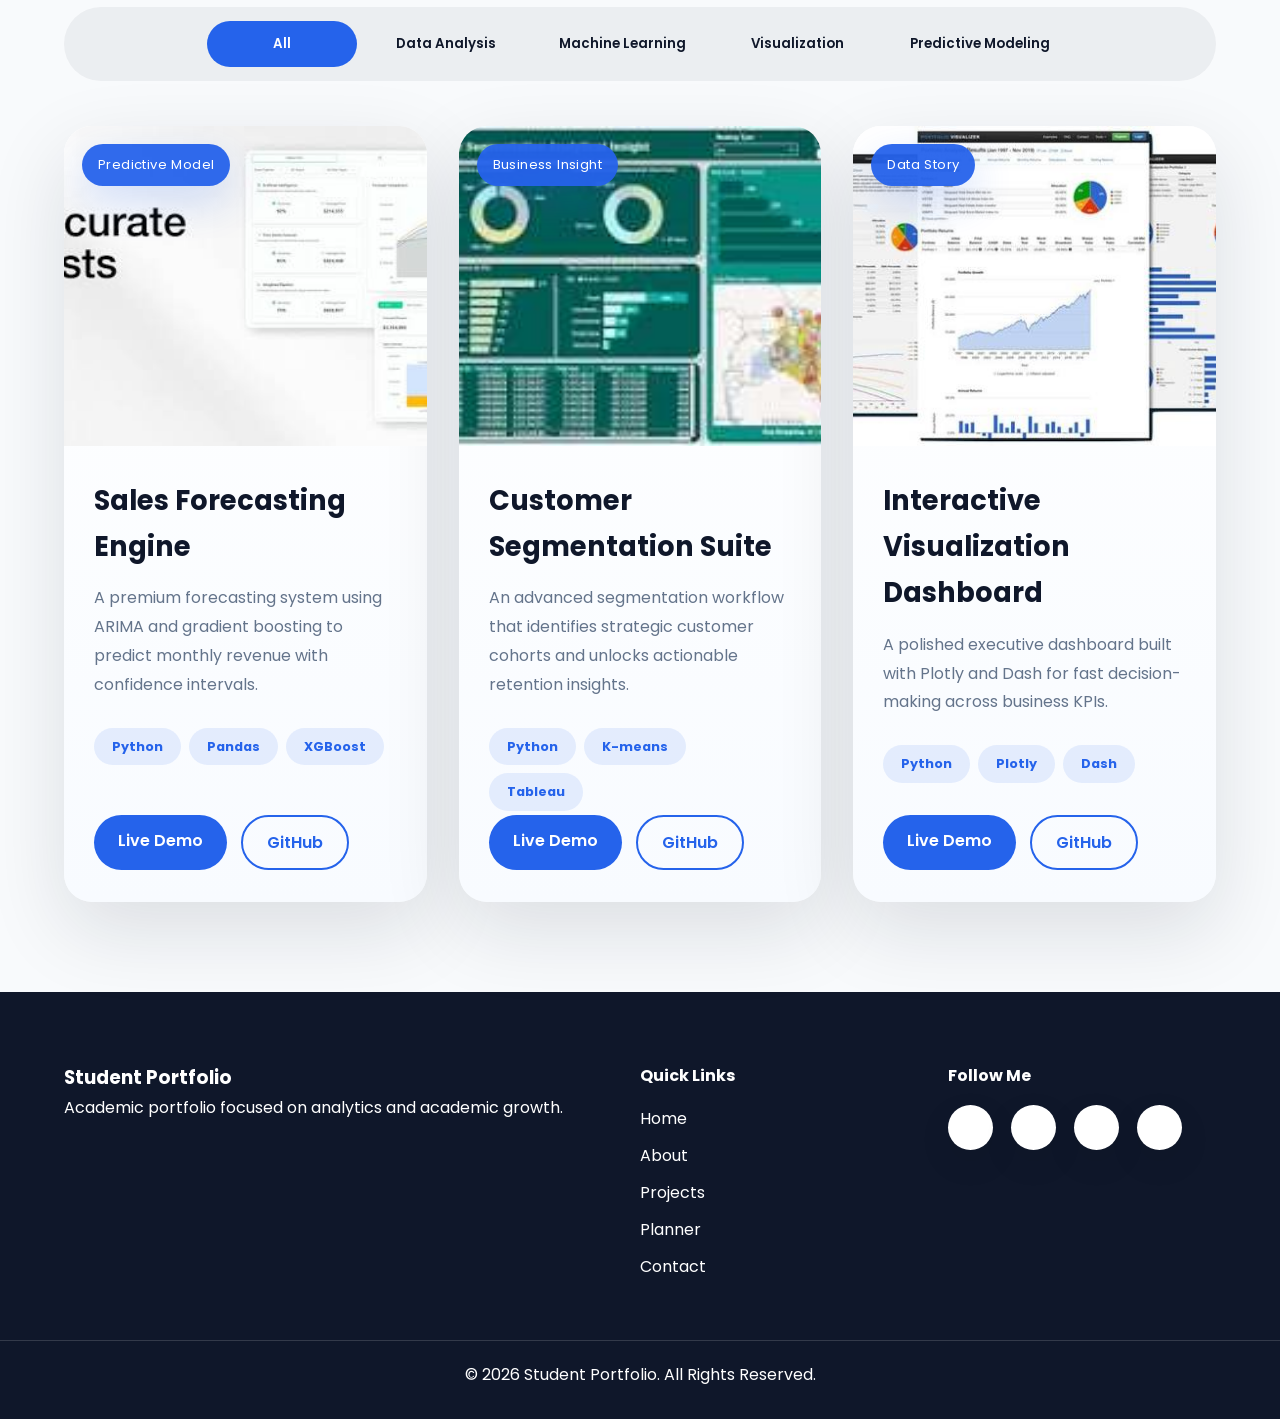
<file: mive/project.html>
<!DOCTYPE html>
<html lang="en">

<head>

    <meta charset="UTF-8">

    <meta name="viewport"
        content="width=device-width, initial-scale=1.0">

    <title>Projects | Student Portfolio</title>

    <meta name="description"
        content="Explore my student portfolio projects.">

    <!-- Google Font -->

    <link rel="preconnect"
        href="https://fonts.googleapis.com">

    <link rel="preconnect"
        href="https://fonts.gstatic.com"
        crossorigin>

    <link href="https://fonts.googleapis.com/css2?family=Poppins:wght@300;400;500;600;700;800&display=swap"
        rel="stylesheet">

    <!-- Font Awesome -->

    <link rel="stylesheet"
        href="https://cdnjs.cloudflare.com/ajax/libs/font-awesome/6.5.2/css/all.min.css">

    <!-- CSS -->

    <link rel="stylesheet"
        href="assert/css/style.css">

    <link rel="stylesheet"
        href="assert/css/responsive.css">

</head>

<body>

<header>

<nav class="navbar container">

<a href="index.html" class="logo">

Student<span>Portfolio</span>

</a>

<ul class="nav-links">

<li><a href="index.html">Home</a></li>

<li><a href="about.html">About</a></li>

<li><a class="active"
href="project.html">Projects</a></li>

<li><a href="planner.html">Planner</a></li>

<li><a href="contact.html">Contact</a></li>

</ul>

<div class="nav-buttons">

<button id="themeBtn">

<i class="fas fa-moon"></i>

</button>

<button id="menuBtn">

<i class="fas fa-bars"></i>

</button>

</div>

</nav>

</header>

<!-- ================= HERO ================= -->

<section class="hero hero-projects">

<div class="container">

<div class="hero-copy">

<span class="eyebrow">Featured Work</span>

<h1>Premium Data Science Project Showcase</h1>

<p>
Discover a polished portfolio of analytics systems, predictive engines, and immersive dashboards designed for high-impact decision making.
</p>

<div class="hero-actions">
    <a href="#work" class="btn">Explore Projects</a>
    <a href="contact.html" class="btn btn-outline">Book a Review</a>
</div>

</div>

</div>

</section>

<!-- ================= PROJECT STATS ================= -->

<section class="stats stats-premium">

<div class="container stats-grid">

<div class="card">

<i class="fas fa-folder-open"></i>

<h2>20+</h2>

<p>Completed Projects</p>

</div>

<div class="card">

<i class="fas fa-award"></i>

<h2>4.9/5</h2>

<p>Client Feedback</p>

</div>

<div class="card">

<i class="fas fa-chart-line"></i>

<h2>95%</h2>

<p>Improvement Rate</p>

</div>

<div class="card">

<i class="fas fa-shield-alt"></i>

<h2>10</h2>

<p>Industry Certifications</p>

</div>

</div>

</section>

<!-- ================= FILTER ================= -->

<section class="section" id="work">

<div class="container">

<div class="section-title">

<h2>

Explore the Portfolio

</h2>

<p>

Filtering projects by domain, methodology and visualization style.

</p>

</div>

<div class="filters">
    <button class="filter active" data-filter="all">All</button>
    <button class="filter" data-filter="analysis">Data Analysis</button>
    <button class="filter" data-filter="ml">Machine Learning</button>
    <button class="filter" data-filter="viz">Visualization</button>
    <button class="filter" data-filter="predictive">Predictive Modeling</button>
</div>

<!-- ================= PROJECT GRID ================= -->

<div class="project-grid">

    <!-- Project 1 -->
    <article class="project-card" data-category="predictive">
        <div class="project-media">
            <img src="./assert/img/forecasting.jpg" alt="Sales Forecasting">
            <span class="project-badge">Predictive Model</span>
            <div class="overlay">
                <a href="#" class="icon"><i class="fas fa-eye"></i></a>
                <a href="#" class="icon"><i class="fab fa-github"></i></a>
            </div>
        </div>
        <div class="project-body">
            <h3>Sales Forecasting Engine</h3>
            <p class="muted">A premium forecasting system using ARIMA and gradient boosting to predict monthly revenue with confidence intervals.</p>
            <div class="project-tags"><span class="tag">Python</span><span class="tag">Pandas</span><span class="tag">XGBoost</span></div>
            <div class="project-actions"><a class="btn" href="#">Live Demo</a><a class="btn btn-outline" href="#">GitHub</a></div>
        </div>
    </article>

    <!-- Project 2 -->
    <article class="project-card" data-category="analysis">
        <div class="project-media">
            <img src="./assert/img/segmentation.jpg" alt="Customer Segmentation">
            <span class="project-badge">Business Insight</span>
            <div class="overlay">
                <a href="#" class="icon"><i class="fas fa-eye"></i></a>
                <a href="#" class="icon"><i class="fab fa-github"></i></a>
            </div>
        </div>
        <div class="project-body">
            <h3>Customer Segmentation Suite</h3>
            <p class="muted">An advanced segmentation workflow that identifies strategic customer cohorts and unlocks actionable retention insights.</p>
            <div class="project-tags"><span class="tag">Python</span><span class="tag">K-means</span><span class="tag">Tableau</span></div>
            <div class="project-actions"><a class="btn" href="#">Live Demo</a><a class="btn btn-outline" href="#">GitHub</a></div>
        </div>
    </article>

    <!-- Project 3 -->
    <article class="project-card" data-category="viz">
        <div class="project-media">
            <img src="./assert/img/visualization.jpg" alt="Interactive Dashboard">
            <span class="project-badge">Data Story</span>
            <div class="overlay">
                <a href="#" class="icon"><i class="fas fa-eye"></i></a>
                <a href="#" class="icon"><i class="fab fa-github"></i></a>
            </div>
        </div>
        <div class="project-body">
            <h3>Interactive Visualization Dashboard</h3>
            <p class="muted">A polished executive dashboard built with Plotly and Dash for fast decision-making across business KPIs.</p>
            <div class="project-tags"><span class="tag">Python</span><span class="tag">Plotly</span><span class="tag">Dash</span></div>
            <div class="project-actions"><a class="btn" href="#">Live Demo</a><a class="btn btn-outline" href="#">GitHub</a></div>
        </div>
    </article>

</div>

</div>

</section>

    <!-- ================= FOOTER ================= -->

    <footer>

        <div class="container footer-grid">

            <div>

                <h3>Student Portfolio</h3>

                <p>
                    Academic portfolio focused on analytics and academic growth.
                </p>

            </div>

            <div>

                <h4>Quick Links</h4>

                <ul>

                    <li><a href="index.html">Home</a></li>

                    <li><a href="about.html">About</a></li>

                    <li><a href="project.html">Projects</a></li>

                    <li><a href="planner.html">Planner</a></li>

                    <li><a href="contact.html">Contact</a></li>

                </ul>

            </div>

            <div>

                <h4>Follow Me</h4>

                <div class="social-icons">

                    <a href="#"><i class="fab fa-github"></i></a>

                    <a href="#"><i class="fab fa-linkedin"></i></a>

                    <a href="#"><i class="fab fa-facebook"></i></a>

                    <a href="#"><i class="fab fa-instagram"></i></a>

                </div>

            </div>

        </div>

        <div class="copyright">

            <p>
                © <span id="year"></span> Student Portfolio.
                All Rights Reserved.
            </p>

        </div>

    </footer>

    <button id="topBtn">

        <i class="fas fa-arrow-up"></i>

    </button>

    <script src="assert/js/main.js"></script>

</body>

</html>
</file>
<file: mive/assert/css/style.css>
/* =====================================================
   STUDENT PORTFOLIO
   Main Stylesheet
===================================================== */

/* ---------- GOOGLE FONT ---------- */
@import url('https://fonts.googleapis.com/css2?family=Poppins:wght@300;400;500;600;700;800&display=swap');

/* ---------- CSS VARIABLES ---------- */

:root{

    --primary:#2563eb;
    --primary-dark:#1d4ed8;
    --secondary:#0f172a;
    --accent:#38bdf8;

    --white:#ffffff;
    --light:#f8fafc;
    --gray:#64748b;
    --border:#e2e8f0;

    --success:#22c55e;
    --danger:#ef4444;
    --warning:#f59e0b;

    --radius:14px;
    --shadow:0 12px 35px rgba(0,0,0,.08);

    --transition:.35s ease;

    --max-width:1200px;

}

/* ---------- RESET ---------- */

*{
    margin:0;
    padding:0;
    box-sizing:border-box;
}

html{
    scroll-behavior:smooth;
}

body{

    font-family:'Poppins',sans-serif;
    background:var(--light);
    color:var(--secondary);
    line-height:1.7;

}

img{
    width:100%;
    display:block;
}

a{
    text-decoration:none;
    color:inherit;
}

ul{
    list-style:none;
}

button,
input,
textarea{

    font-family:inherit;

}

/* ---------- CONTAINER ---------- */

.container{

    width:90%;
    max-width:var(--max-width);
    margin:auto;

}

.section{

    padding:90px 0;

}

.section-title{

    text-align:center;
    margin-bottom:60px;
    max-width:720px;
    margin-left:auto;
    margin-right:auto;

}

.section-title h2{

    font-size:2.4rem;
    margin-bottom:12px;
    letter-spacing:-0.5px;
    line-height:1.1;

}

.section-title p{

    color:var(--gray);
    line-height:1.8;
    max-width:640px;
    margin-left:auto;
    margin-right:auto;

}

/* ---------- BUTTONS ---------- */

.btn{

    display:inline-block;
    padding:14px 30px;

    background:var(--primary);
    color:white;

    border-radius:50px;

    transition:var(--transition);

    font-weight:600;

}

.btn:hover{

    background:var(--primary-dark);
    transform:translateY(-3px);

}

.btn-outline{

    background:transparent;
    border:2px solid var(--primary);
    color:var(--primary);

}

.btn-outline:hover{

    background:var(--primary);
    color:white;

}

.button-group{
    display:flex;
    flex-wrap:wrap;
    gap:16px;
    margin-top:24px;
}

header{
    position:sticky;
    top:0;
    z-index:1000;
    width:100%;
    background:white;
    box-shadow:0 5px 20px rgba(0,0,0,.05);
}

.navbar{

    display:flex;
    justify-content:space-between;
    align-items:center;
    gap:20px;
    min-height:80px;
    padding:0 14px;

}

.logo{

    font-size:1.8rem;
    font-weight:700;
    letter-spacing:-0.5px;

}

.logo span{

    color:var(--primary);

}

.nav-links{

    display:flex;
    gap:28px;
    align-items:center;
    margin-left:auto;
    flex-wrap:wrap;

}

.nav-links a{

    font-weight:600;
    transition:.3s;
    padding:8px 0;
    color:var(--secondary);

}

.nav-links a:hover,
.nav-links .active{

    color:var(--primary);

}

.nav-buttons{

    display:flex;
    gap:12px;
    align-items:center;
    flex-shrink:0;

}

.nav-buttons button{

    border:none;
    background:#f1f5f9;
    color:var(--secondary);
    cursor:pointer;
    font-size:1.1rem;
    width:44px;
    height:44px;
    border-radius:50%;
    display:flex;
    align-items:center;
    justify-content:center;
    transition:var(--transition);

}

.nav-buttons button:hover{
    background:var(--primary);
    color:white;
}

/* ---------- HERO ---------- */

.hero{
    min-height:90vh;
    display:flex;
    align-items:center;
}

.hero-content{
    display:grid;
    grid-template-columns:repeat(2,1fr);
    gap:70px;
    align-items:center;
}

.hero h4{
    color:var(--primary);
    margin-bottom:10px;
}

.hero h1{
    font-size:3.5rem;
    margin-bottom:15px;
}

.hero h2{
    color:var(--primary);
    margin-bottom:20px;
}

.hero p{
    color:var(--gray);
    margin-bottom:30px;
}

.hero-buttons{
    display:flex;
    gap:15px;
    margin-bottom:30px;
}

.social-icons{
    display:flex;
    gap:18px;
}

.hero-projects{
    padding:120px 0 90px;
    background:linear-gradient(135deg, rgba(37,99,235,.95), rgba(56,189,248,.95));
    color:white;
    position:relative;
    overflow:hidden;
}

.hero-projects::before{
    content:"";
    position:absolute;
    width:520px;
    height:520px;
    border-radius:50%;
    background:rgba(255,255,255,.08);
    top:-140px;
    right:-140px;
    pointer-events:none;
}

.hero-projects::after{
    content:"";
    position:absolute;
    width:240px;
    height:240px;
    border-radius:50%;
    background:rgba(255,255,255,.06);
    bottom:-90px;
    left:-90px;
    pointer-events:none;
}

.hero-copy{
    max-width:720px;
    margin:auto;
    position:relative;
    z-index:1;
}

.hero-projects h1{
    font-size:4rem;
    margin-bottom:18px;
    line-height:1.02;
}

.hero-projects p{
    color:rgba(255,255,255,.9);
    max-width:700px;
    margin-bottom:30px;
}

.hero-actions{
    display:flex;
    flex-wrap:wrap;
    gap:18px;
}

.hero-actions .btn{
    min-width:180px;
    box-shadow:0 18px 40px rgba(15,23,42,.12);
}

.hero-actions .btn-outline{
    border-color:rgba(255,255,255,.8);
    color:white;
}

.hero-actions .btn-outline:hover{
    background:white;
    color:var(--primary);
}

.social-icons a{
    width:45px;
    height:45px;
    border-radius:50%;
    background:white;
    display:flex;
    align-items:center;
    justify-content:center;
    box-shadow:var(--shadow);
    transition:var(--transition);
}

.social-icons a{

    width:45px;
    height:45px;

    border-radius:50%;
    background:white;

    display:flex;
    align-items:center;
    justify-content:center;

    box-shadow:var(--shadow);

    transition:var(--transition);

}

.social-icons a:hover{

    background:var(--primary);
    color:white;

}

.hero-image img{

    border-radius:25px;
    box-shadow:var(--shadow);

}

/* ---------- STATS ---------- */

.stats{
    padding:80px 0;
}

.stats.stats-premium{
    padding:90px 0 70px;
    background:linear-gradient(135deg, rgba(37,99,235,.95), rgba(56,189,248,.95));
    color:white;
    border-radius:40px;
    margin:60px 0 0;
}

.stats.stats-premium .container{
    max-width:1200px;
}

.stats-grid{
    display:grid;
    grid-template-columns:repeat(4,1fr);
    gap:25px;
}

.skills-grid{
    display:grid;
    grid-template-columns:repeat(4,1fr);
    gap:25px;
}

.card{
    background:white;
    border-radius:var(--radius);
    padding:35px;
    text-align:center;
    box-shadow:var(--shadow);
    transition:var(--transition);
}

.card:hover{

    transform:translateY(-10px);

}

.card i{

    font-size:2rem;
    color:var(--primary);
    margin-bottom:15px;

}

.card h2{

    font-size:2rem;
    margin-bottom:8px;

}

/* ---------- ABOUT ---------- */

.grid-2{

    display:grid;
    grid-template-columns:repeat(2,1fr);
    gap:60px;
    align-items:center;

}

.about img{

    border-radius:20px;

    box-shadow:var(--shadow);

}

.about h2{

    margin-bottom:20px;

}

.about p{

    margin-bottom:20px;
    color:var(--gray);

}

/* ---------- SKILLS ---------- */

.skill{

    margin-bottom:28px;

}

.skill span{

    display:block;
    margin-bottom:10px;
    font-weight:600;

}

.progress{

    height:12px;

    background:#dbeafe;

    border-radius:30px;

    overflow:hidden;

}

.progress-bar{

    height:100%;

    border-radius:30px;

    background:linear-gradient(
        90deg,
        var(--primary),
        var(--accent)
    );

}

.html{width:95%;}
.css{width:92%;}
.js{width:88%;}
.python{width:80%;}
.php{width:75%;}

/* ---------- PROJECTS ---------- */

.filters{
    display:flex;
    flex-wrap:wrap;
    justify-content:center;
    gap:.9rem;
    margin-bottom:45px;
    padding:14px;
    border-radius:999px;
    background:rgba(15,23,42,.05);
}

.filters .filter{
    border:none;
    background:transparent;
    color:var(--secondary);
    min-width:150px;
    padding:12px 22px;
    border-radius:999px;
    border:1px solid transparent;
    cursor:pointer;
    transition:var(--transition);
    font-weight:600;
}

.filters .filter:hover,
.filters .filter.active{
    background:var(--primary);
    color:white;
    border-color:rgba(37,99,235,.25);
}

.project-grid{
    display:grid;
    grid-template-columns:repeat(3, minmax(280px,1fr));
    gap:32px;
}

.project-card{
    background:linear-gradient(180deg, #ffffff, #f8fbff);
    border-radius:28px;
    overflow:hidden;
    box-shadow:0 28px 80px rgba(15,23,42,.12);
    transition:transform .4s ease, box-shadow .4s ease;
    display:flex;
    flex-direction:column;
}

.project-card:hover{
    transform:translateY(-14px);
    box-shadow:0 35px 95px rgba(15,23,42,.18);
}

.project-media{
    position:relative;
    overflow:hidden;
}

.project-media img{
    height:320px;
    object-fit:cover;
    transition:transform .6s ease;
}

.project-card:hover .project-media img{
    transform:scale(1.08);
}

.project-badge{
    position:absolute;
    top:18px;
    left:18px;
    background:rgba(37,99,235,.95);
    color:white;
    padding:10px 16px;
    border-radius:999px;
    font-size:.82rem;
    letter-spacing:.4px;
    box-shadow:0 16px 40px rgba(37,99,235,.2);
}

.overlay{
    position:absolute;
    inset:0;
    background:linear-gradient(180deg, transparent 55%, rgba(15,23,42,.85));
    opacity:0;
    display:flex;
    align-items:flex-end;
    justify-content:space-between;
    padding:18px;
    gap:10px;
    transition:opacity .3s ease;
}

.project-media:hover .overlay{
    opacity:1;
}

.overlay .icon{
    width:48px;
    height:48px;
    border-radius:50%;
    background:rgba(255,255,255,.95);
    color:var(--secondary);
    display:flex;
    align-items:center;
    justify-content:center;
    transition:transform .3s ease, background .3s ease;
}

.overlay .icon:hover{
    transform:translateY(-2px);
    background:white;
    color:var(--primary);
    box-shadow:0 15px 30px rgba(15,23,42,.12);
}

.project-body{
    padding:32px 30px 32px;
    flex:1;
    display:flex;
    flex-direction:column;
}

.project-body h3{
    font-size:1.7rem;
    margin-bottom:14px;
    color:var(--secondary);
}

.project-body p{
    color:var(--gray);
    margin-bottom:24px;
    line-height:1.8;
}

.project-actions{
    display:flex;
    gap:14px;
    flex-wrap:wrap;
    margin-top:auto;
}

.project-actions .btn{
    padding:12px 24px;
}

/* ---------- CTA ---------- */

.cta{

    padding:90px 0;

    background:linear-gradient(
        135deg,
        var(--primary),
        var(--accent)
    );

    text-align:center;
    color:white;

}

.cta h2{

    font-size:2.4rem;
    margin-bottom:20px;

}

.cta p{

    max-width:650px;
    margin:auto;
    margin-bottom:30px;

}

.cta .btn{

    background:white;
    color:var(--primary);

}

.cta .btn:hover{

    background:var(--secondary);
    color:white;

}

/* ---------- FOOTER ---------- */

footer{

    background:var(--secondary);
    color:white;

    padding:70px 0 30px;

}

.footer-grid{

    display:grid;
    grid-template-columns:2fr 1fr 1fr;
    gap:40px;

}

.footer-grid h4{

    margin-bottom:15px;

}

.footer-grid li{

    margin-bottom:10px;

}

.footer-grid a:hover{

    color:var(--accent);

}

.copyright{

    text-align:center;
    margin-top:50px;
    padding-top:20px;
    border-top:1px solid rgba(255,255,255,.15);

}

/* ---------- BACK TO TOP ---------- */

#topBtn{

    position:fixed;

    right:25px;
    bottom:25px;

    width:50px;
    height:50px;

    border:none;

    background:var(--primary);

    color:white;

    border-radius:50%;

    cursor:pointer;

    display:none;

    box-shadow:var(--shadow);

    transition:.3s;

}

#topBtn:hover{

    transform:translateY(-5px);

}

/* ---------- SIMPLE FADE ANIMATION ---------- */

.fade-up{

    animation:fadeUp .8s ease forwards;

}
/* Hide menu button on desktop */
#menuBtn{
    display:none;
}

/* Better navbar button styling */
.nav-buttons button{
    width:42px;
    height:42px;
    border-radius:50%;
    border:none;
    background:#f1f5f9;
    cursor:pointer;
    transition:.3s;
}

.nav-buttons button:hover{
    background:var(--primary);
    color:#fff;
}
/* ===================================
   DARK MODE
=================================== */

body.dark{
    background:#0f172a;
    color:#f8fafc;
}

body.dark header{
    background:#1e293b;
}

body.dark .card,
body.dark .project-card,
body.dark .social-icons a{
    background:#1e293b;
    color:#fff;
}

body.dark .about p,
body.dark .project-card p,
body.dark .card p{
    color:#cbd5e1;
}

body.dark footer{
    background:#020617;
}

body.dark .progress{
    background:#334155;
}
/* ===============================
   Project Tags
================================ */

.tag{
    display:inline-flex;
    align-items:center;
    padding:8px 18px;
    margin:4px 8px 4px 0;
    background:rgba(37,99,235,.1);
    color:var(--primary);
    border-radius:999px;
    font-size:.8rem;
    font-weight:700;
}

.stats-premium .card{
    background:rgba(255,255,255,.12);
    backdrop-filter:blur(16px);
    border:1px solid rgba(255,255,255,.18);
    color:white;
}

.stats-premium .card i{
    width:62px;
    height:62px;
    display:flex;
    align-items:center;
    justify-content:center;
    border-radius:18px;
    background:rgba(255,255,255,.16);
    box-shadow:0 20px 40px rgba(15,23,42,.12);
    margin-bottom:18px;
}

.stats-premium .card h2{
    font-size:2.75rem;
    margin-bottom:10px;
}

.stats-premium .card p{
    color:rgba(255,255,255,.8);
}
/* ==========================================
   Academic Planner
========================================== */

.planner-grid{

    display:grid;
    grid-template-columns:repeat(2,1fr);
    gap:20px;

}

.planner-grid label{

    display:block;
    margin-bottom:8px;
    font-weight:600;

}

.planner-grid input,
.planner-grid select{

    width:100%;
    padding:14px;
    border:1px solid #ddd;
    border-radius:10px;
    font-size:15px;
    background:#fafafb;
    transition:var(--transition);

}

.planner-grid > div{
    padding:18px 0;
}

.planner-grid > div:not(:last-child){
    border-bottom:1px solid rgba(221, 221, 221, 0.65);
}

.form-card{
    background:#fff;
    padding:32px;
    border-radius:24px;
    box-shadow:0 25px 60px rgba(36, 70, 138, 0.08);
    margin-top:35px;
}

.planner-grid input:focus,
.planner-grid select:focus{
    outline:none;
    border-color:var(--primary);
    box-shadow:0 0 0 4px rgba(59, 130, 246, 0.12);
}

#searchTask{

    width:100%;
    padding:15px;
    border:1px solid #ddd;
    border-radius:10px;
    font-size:16px;

}

#taskList{

    display:flex;
    flex-direction:column;
    gap:20px;

}

.task{

    background:#fff;
    padding:20px;
    border-radius:15px;
    box-shadow:var(--shadow);
    border-left:6px solid var(--primary);

}

.task.completed{

    opacity:.75;
    border-left-color:var(--success);

}

.task-header{

    display:flex;
    justify-content:space-between;
    align-items:center;
    margin-bottom:15px;

}

.task-buttons{

    display:flex;
    gap:10px;
    flex-wrap:wrap;

}

.task-buttons button{

    border:none;
    cursor:pointer;
    padding:10px 14px;
    border-radius:8px;
    color:#fff;

}

.complete-btn{

    background:var(--success);

}

.edit-btn{

    background:var(--warning);

}

.delete-btn{

    background:var(--danger);

}

.progress-container{

    max-width:700px;
    margin:auto;

}

.progress-bar-bg{

    height:18px;
    background:#ddd;
    border-radius:30px;
    overflow:hidden;

}

.planner-progress{

    width:0;
    height:100%;
    background:linear-gradient(90deg,#2563eb,#38bdf8);
    transition:.4s;

}

#progressText{

    text-align:center;
    margin-top:15px;
    font-weight:600;

}

@media(max-width:768px){

.planner-grid{

grid-template-columns:1fr;

}

.task-header{

flex-direction:column;
align-items:flex-start;
gap:10px;

}

.task-buttons{

width:100%;

}

.task-buttons button{

flex:1;

}
/* ==========================
   Contact Form
========================== */

textarea{

width:100%;
padding:15px;
border:1px solid #ddd;
border-radius:10px;
resize:vertical;
font-family:inherit;

}

.error{

display:block;
margin-top:6px;
color:#ef4444;
font-size:.85rem;

}

input.error-input,
textarea.error-input{

border-color:#ef4444;

}

}
}
@keyframes fadeUp{

    from{

        opacity:0;
        transform:translateY(40px);

    }

    to{

        opacity:1;
        transform:translateY(0);

    }

}
</file>
<file: mive/assert/css/responsive.css>
/* ======================================================
   RESPONSIVE STYLESHEET
   Student Portfolio Website
====================================================== */

/* ---------- Large Devices (1200px and below) ---------- */

@media (max-width:1200px){

.container{
    width:92%;
}

.hero h1{
    font-size:3rem;
}

.hero-projects h1{
    font-size:3.4rem;
}

.hero-content{
    gap:50px;
}

.stats-grid,
.project-grid{
    gap:20px;
}

}


/* ---------- Laptop & Tablet Landscape ---------- */

@media (max-width:992px){

/* Navigation */

.navbar{
    position:relative;
}

.nav-links{

    position:absolute;

    top:80px;
    left:0;

    width:100%;

    background:#fff;

    flex-direction:column;

    align-items:center;

    gap:20px;

    padding:30px 0;

    box-shadow:0 10px 25px rgba(0,0,0,.08);

    display:none;

}

.nav-links.active{
    display:flex;
}

#menuBtn{
    display:block;
}

/* Hero */

.hero{

    padding:70px 0;

}

.hero-projects{
    padding:80px 0 60px;
}

.hero-content{

    grid-template-columns:1fr;
    text-align:center;

}

.hero-image{

    order:-1;

}

.hero-image img{

    max-width:420px;
    margin:auto;

}

.hero-buttons{

    justify-content:center;
    flex-wrap:wrap;

}

.social-icons{

    justify-content:center;

}

/* About */

.grid-2{

    grid-template-columns:1fr;
    text-align:center;

}

.about img{

    max-width:450px;
    margin:auto;

}

/* Stats */

.stats-grid{

    grid-template-columns:repeat(2,1fr);

}

.stats.stats-premium{
    padding:70px 0 40px;
}

/* Projects */

.project-grid{

    grid-template-columns:repeat(2,1fr);

}

.filters{
    justify-content:center;
}

/* Footer */

.footer-grid{

    grid-template-columns:1fr;
    text-align:center;

}

.footer-grid .social-icons{

    justify-content:center;

}

}


/* ---------- Tablet Portrait ---------- */

@media (max-width:768px){

.section{

    padding:70px 0;

}

.hero h1{

    font-size:2.5rem;

}

.hero h2{

    font-size:1.4rem;

}

.section-title h2{

    font-size:2rem;

}

.card{

    padding:25px;

}

.project-grid{

    grid-template-columns:1fr;

}

.stats-grid{

    grid-template-columns:1fr 1fr;

}

.hero-buttons{

    flex-direction:column;
    align-items:center;

}

.hero-buttons .btn{

    width:220px;
    text-align:center;

}

.btn{

    padding:12px 24px;

}

}


/* ---------- Mobile Phones ---------- */

@media (max-width:576px){

.container{

    width:94%;

}

.navbar{

    height:70px;

}

.logo{

    font-size:1.4rem;

}

.hero{

    min-height:auto;
    padding:60px 0;

}

.hero h1{

    font-size:2rem;

}

.hero h2{

    font-size:1.2rem;

}

.hero p{

    font-size:.95rem;

}

.hero-image img{

    max-width:280px;

}

.stats{

    padding:50px 0;

}

.stats-grid{

    grid-template-columns:1fr;

}

.card{

    padding:20px;

}

.card h2{

    font-size:1.7rem;

}

.about img{

    max-width:280px;

}

.section-title h2{

    font-size:1.8rem;

}

.project-card img{

    height:200px;

}

.cta{

    padding:60px 20px;

}

.cta h2{

    font-size:1.8rem;

}

.cta p{

    font-size:.95rem;

}

.footer-grid{

    gap:30px;

}

.social-icons{

    gap:12px;

}

.social-icons a{

    width:40px;
    height:40px;

}

#topBtn{

    width:45px;
    height:45px;

    right:15px;
    bottom:15px;

}

}


/* ---------- Small Phones ---------- */

@media (max-width:400px){

.hero h1{

    font-size:1.7rem;

}

.hero h2{

    font-size:1rem;

}

.btn{

    width:100%;

}

.hero-buttons{

    width:100%;

}

.hero-buttons .btn{

    width:100%;

}

.logo{

    font-size:1.2rem;

}

.section-title h2{

    font-size:1.5rem;

}

.project-card img{

    height:180px;

}

}


/* ---------- Large Screens ---------- */

@media (min-width:1400px){

.container{

    max-width:1320px;

}

.hero h1{

    font-size:4rem;

}

.hero p{

    font-size:1.1rem;

}

}
</file>
